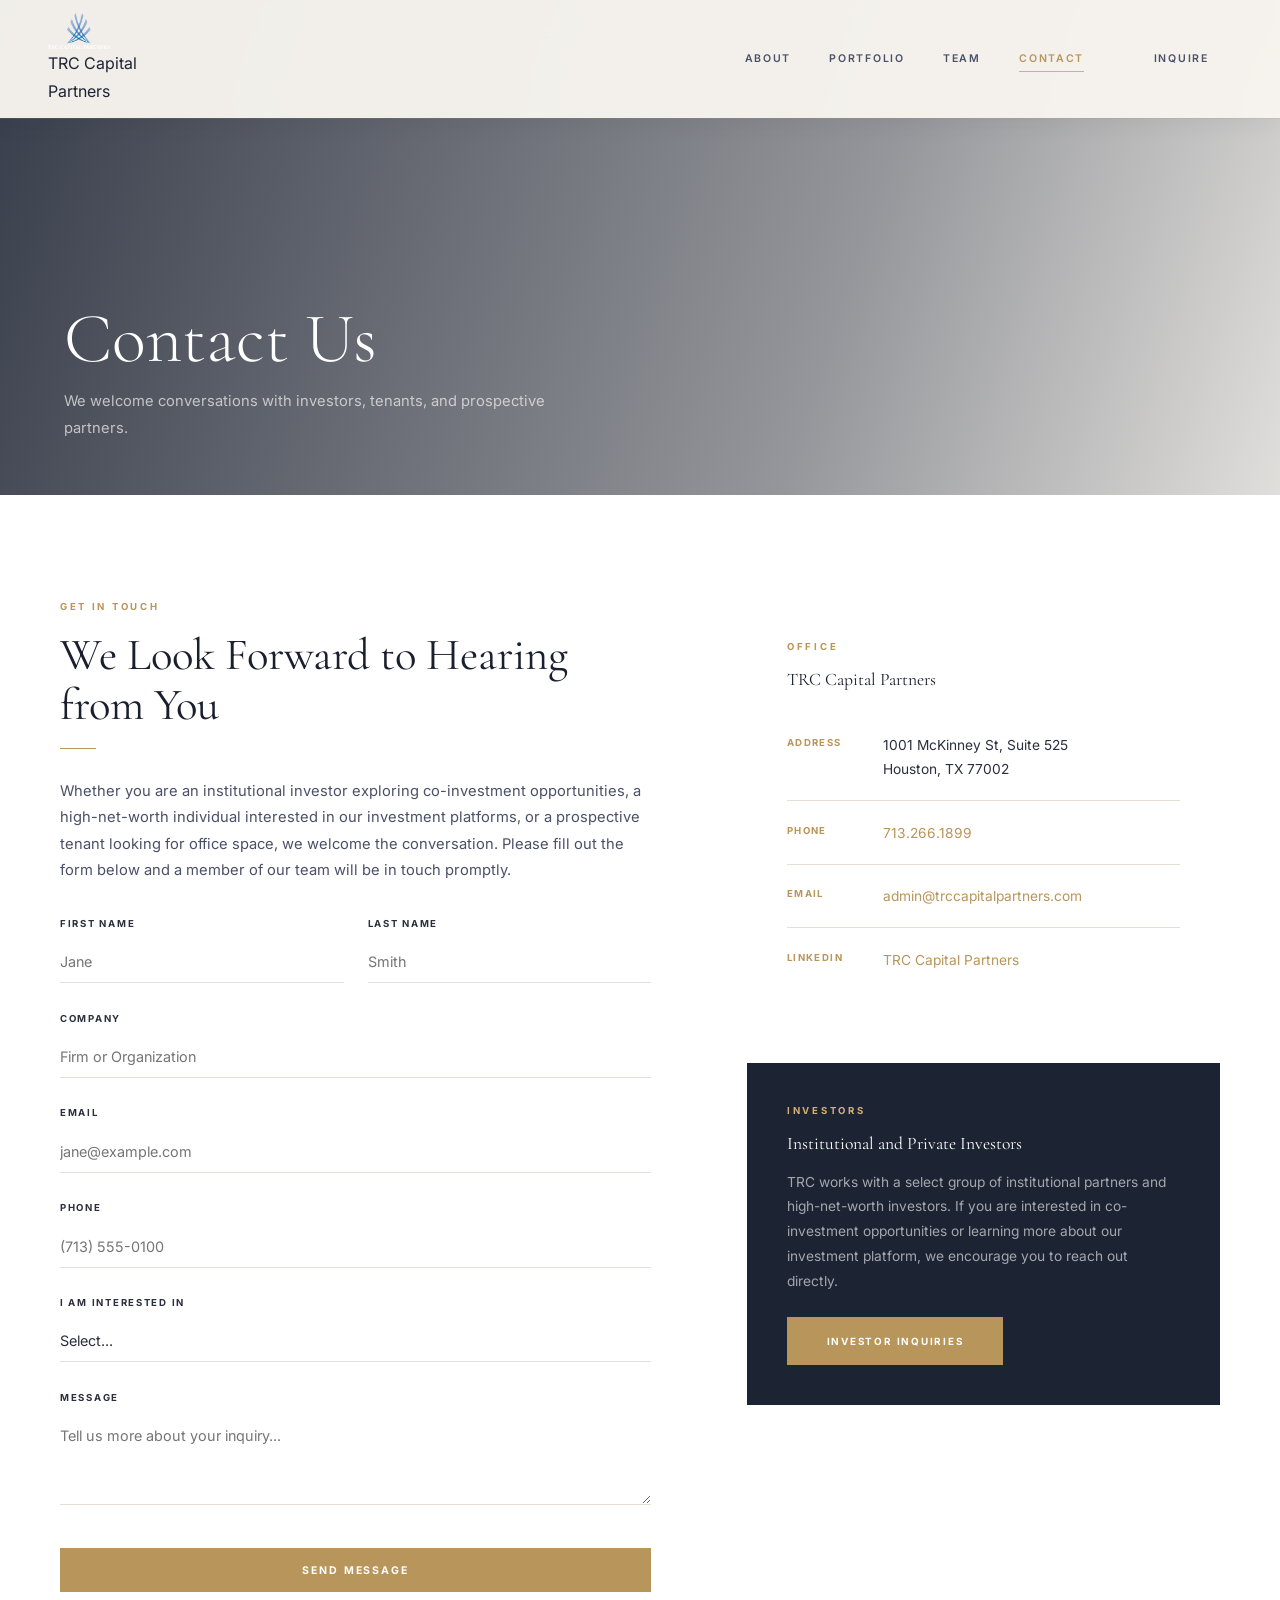
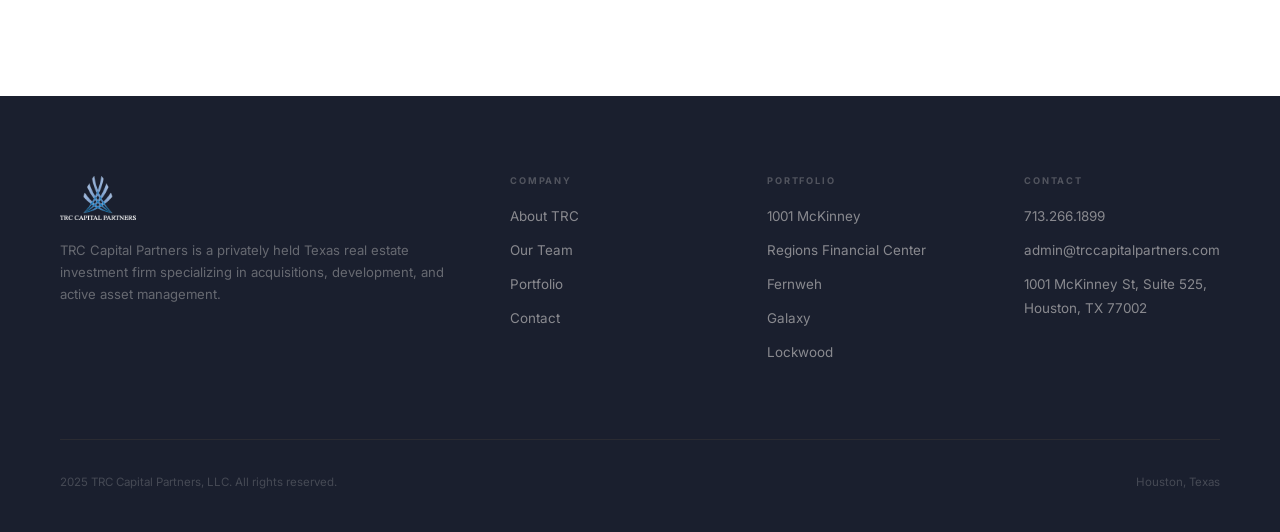
<file: contact.html>
<!DOCTYPE html>
<html lang="en">
<head>
  <meta charset="UTF-8"><meta name="viewport" content="width=device-width, initial-scale=1.0">
  <title>Contact - TRC Capital Partners</title>
  <link rel="preconnect" href="https://fonts.googleapis.com">
  <link rel="preconnect" href="https://fonts.gstatic.com" crossorigin>
  <link href="https://fonts.googleapis.com/css2?family=Cormorant+Garamond:ital,wght@0,300;0,400;0,600;1,300;1,400&family=Inter:wght@300;400;500;600;700&display=swap" rel="stylesheet">
  <link rel="stylesheet" href="style.css">
</head>
<body>

<nav class="nav scrolled" id="nav">
  <a href="index.html" class="nav-logo">
    <img src="trc-logo.webp" alt="TRC Capital Partners">
    <span class="nav-logo-text" style="color:var(--slate);">TRC Capital<br>Partners</span>
  </a>
  <div class="nav-links">
    <a href="about.html">About</a><a href="portfolio.html">Portfolio</a><a href="team.html">Team</a><a href="contact.html" class="active">Contact</a>
    <a href="contact.html" class="btn btn-blue nav-cta" style="padding:0.6rem 1.4rem;">Inquire</a>
  </div>
  <button class="hamburger" id="hamburger" aria-label="Open menu"><span></span><span></span><span></span></button>
</nav>
<div class="mobile-menu" id="mobileMenu">
  <button class="mobile-close" id="mobileClose">x</button>
  <a href="about.html">About</a><a href="portfolio.html">Portfolio</a><a href="team.html">Team</a><a href="contact.html">Contact</a>
</div>

<section class="page-hero">
  <div class="page-hero-bg" style="background-image:url('https://images.unsplash.com/photo-1454165804606-c3d57bc86b40?w=1800&q=80');"></div>
  <div class="page-hero-overlay"></div>
  <div class="page-hero-content">
    <h1>Contact Us</h1>
    <p>We welcome conversations with investors, tenants, and prospective partners.</p>
  </div>
</section>

<section class="section white">
  <div class="container">
    <div class="contact-grid">
      <div>
        <span class="overline">Get in Touch</span>
        <h2>We Look Forward to Hearing from You</h2>
        <span class="rule"></span>
        <p>Whether you are an institutional investor exploring co-investment opportunities, a high-net-worth individual interested in our investment platforms, or a prospective tenant looking for office space, we welcome the conversation. Please fill out the form below and a member of our team will be in touch promptly.</p>

        <form id="contactForm" style="margin-top:2rem;">
          <div class="form-row">
            <div class="form-group"><label>First Name</label><input type="text" required placeholder="Jane"></div>
            <div class="form-group"><label>Last Name</label><input type="text" required placeholder="Smith"></div>
          </div>
          <div class="form-group"><label>Company</label><input type="text" placeholder="Firm or Organization"></div>
          <div class="form-group"><label>Email</label><input type="email" required placeholder="jane@example.com"></div>
          <div class="form-group"><label>Phone</label><input type="tel" placeholder="(713) 555-0100"></div>
          <div class="form-group">
            <label>I am interested in</label>
            <select>
              <option value="">Select...</option>
              <option>Investment Opportunities</option>
              <option>Office Leasing</option>
              <option>Asset Management Partnership</option>
              <option>General Inquiry</option>
            </select>
          </div>
          <div class="form-group"><label>Message</label><textarea placeholder="Tell us more about your inquiry..."></textarea></div>
          <button type="submit" class="btn btn-brass" style="width:100%;margin-top:0.5rem;">Send Message</button>
        </form>

        <div id="formSuccess" style="display:none;margin-top:1.5rem;padding:2rem;border-left:3px solid var(--blue);background:var(--ivory-mid);">
          <h3 style="margin-bottom:0.5rem;font-size:1.2rem;">Thank you for reaching out.</h3>
          <p style="margin:0;">A member of the TRC team will be in touch with you shortly.</p>
        </div>
      </div>

      <div>
        <div style="background:var(--cream);padding:2.5rem;margin-bottom:2rem;">
          <span class="overline">Office</span>
          <h3 style="font-size:1.1rem;margin-bottom:1.5rem;">TRC Capital Partners</h3>
          <div class="contact-detail"><span class="contact-detail-label">Address</span><span>1001 McKinney St, Suite 525<br>Houston, TX 77002</span></div>
          <div class="contact-detail"><span class="contact-detail-label">Phone</span><a href="tel:7132661899" style="color:var(--brass);">713.266.1899</a></div>
          <div class="contact-detail"><span class="contact-detail-label">Email</span><a href="mailto:admin@trccapitalpartners.com" style="color:var(--brass);">admin@trccapitalpartners.com</a></div>
          <div class="contact-detail" style="border:none;"><span class="contact-detail-label">LinkedIn</span><a href="https://www.linkedin.com/company/trccapitalpartners/" target="_blank" style="color:var(--brass);">TRC Capital Partners</a></div>
        </div>

        <div style="background:var(--slate);padding:2.5rem;">
          <span class="overline" style="color:var(--brass-light);">Investors</span>
          <h3 style="color:var(--white);font-size:1.1rem;margin-bottom:1rem;">Institutional and Private Investors</h3>
          <p style="color:rgba(255,255,255,0.6);font-size:0.86rem;margin-bottom:1.5rem;">TRC works with a select group of institutional partners and high-net-worth investors. If you are interested in co-investment opportunities or learning more about our investment platform, we encourage you to reach out directly.</p>
          <a href="mailto:admin@trccapitalpartners.com" class="btn btn-brass" style="font-size:0.62rem;">Investor Inquiries</a>
        </div>
      </div>
    </div>
  </div>
</section>

<footer class="footer">
  <div class="container">
    <div class="footer-inner">
      <div class="footer-brand"><img src="trc-logo.webp" alt="TRC Capital Partners"><p>TRC Capital Partners is a privately held Texas real estate investment firm specializing in acquisitions, development, and active asset management.</p></div>
      <div class="footer-col"><h4>Company</h4><a href="about.html">About TRC</a><a href="team.html">Our Team</a><a href="portfolio.html">Portfolio</a><a href="contact.html">Contact</a></div>
      <div class="footer-col"><h4>Portfolio</h4><a href="portfolio.html">1001 McKinney</a><a href="portfolio.html">Regions Financial Center</a><a href="portfolio.html">Fernweh</a><a href="portfolio.html">Galaxy</a><a href="portfolio.html">Lockwood</a></div>
      <div class="footer-col"><h4>Contact</h4><a href="tel:7132661899">713.266.1899</a><a href="mailto:admin@trccapitalpartners.com">admin@trccapitalpartners.com</a><a>1001 McKinney St, Suite 525, Houston, TX 77002</a></div>
    </div>
    <div class="footer-bottom"><span>2025 TRC Capital Partners, LLC. All rights reserved.</span><span>Houston, Texas</span></div>
  </div>
</footer>

<script>
  document.getElementById('hamburger').addEventListener('click', () => document.getElementById('mobileMenu').classList.add('open'));
  document.getElementById('mobileClose').addEventListener('click', () => document.getElementById('mobileMenu').classList.remove('open'));
  document.getElementById('contactForm').addEventListener('submit', e => {
    e.preventDefault();
    document.getElementById('contactForm').style.display = 'none';
    document.getElementById('formSuccess').style.display = 'block';
  });
</script>
</body>
</html>
</file>
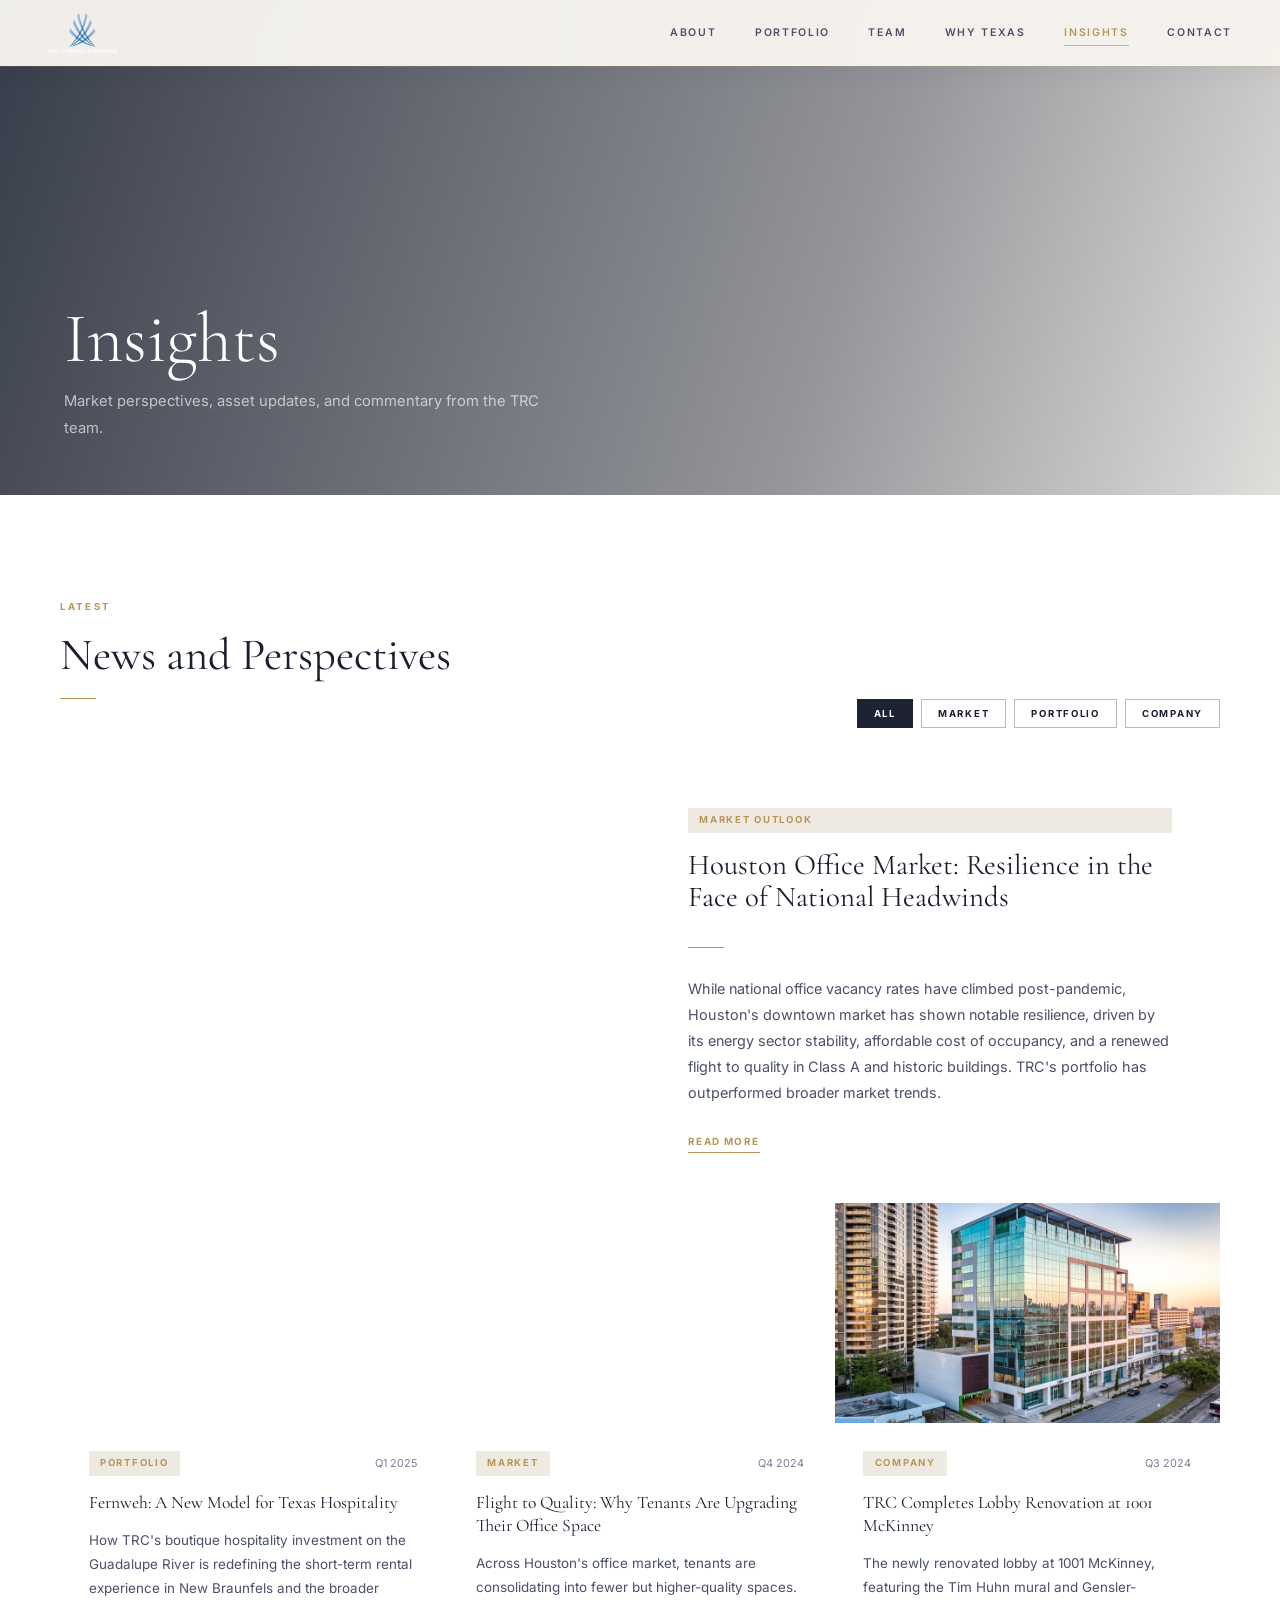
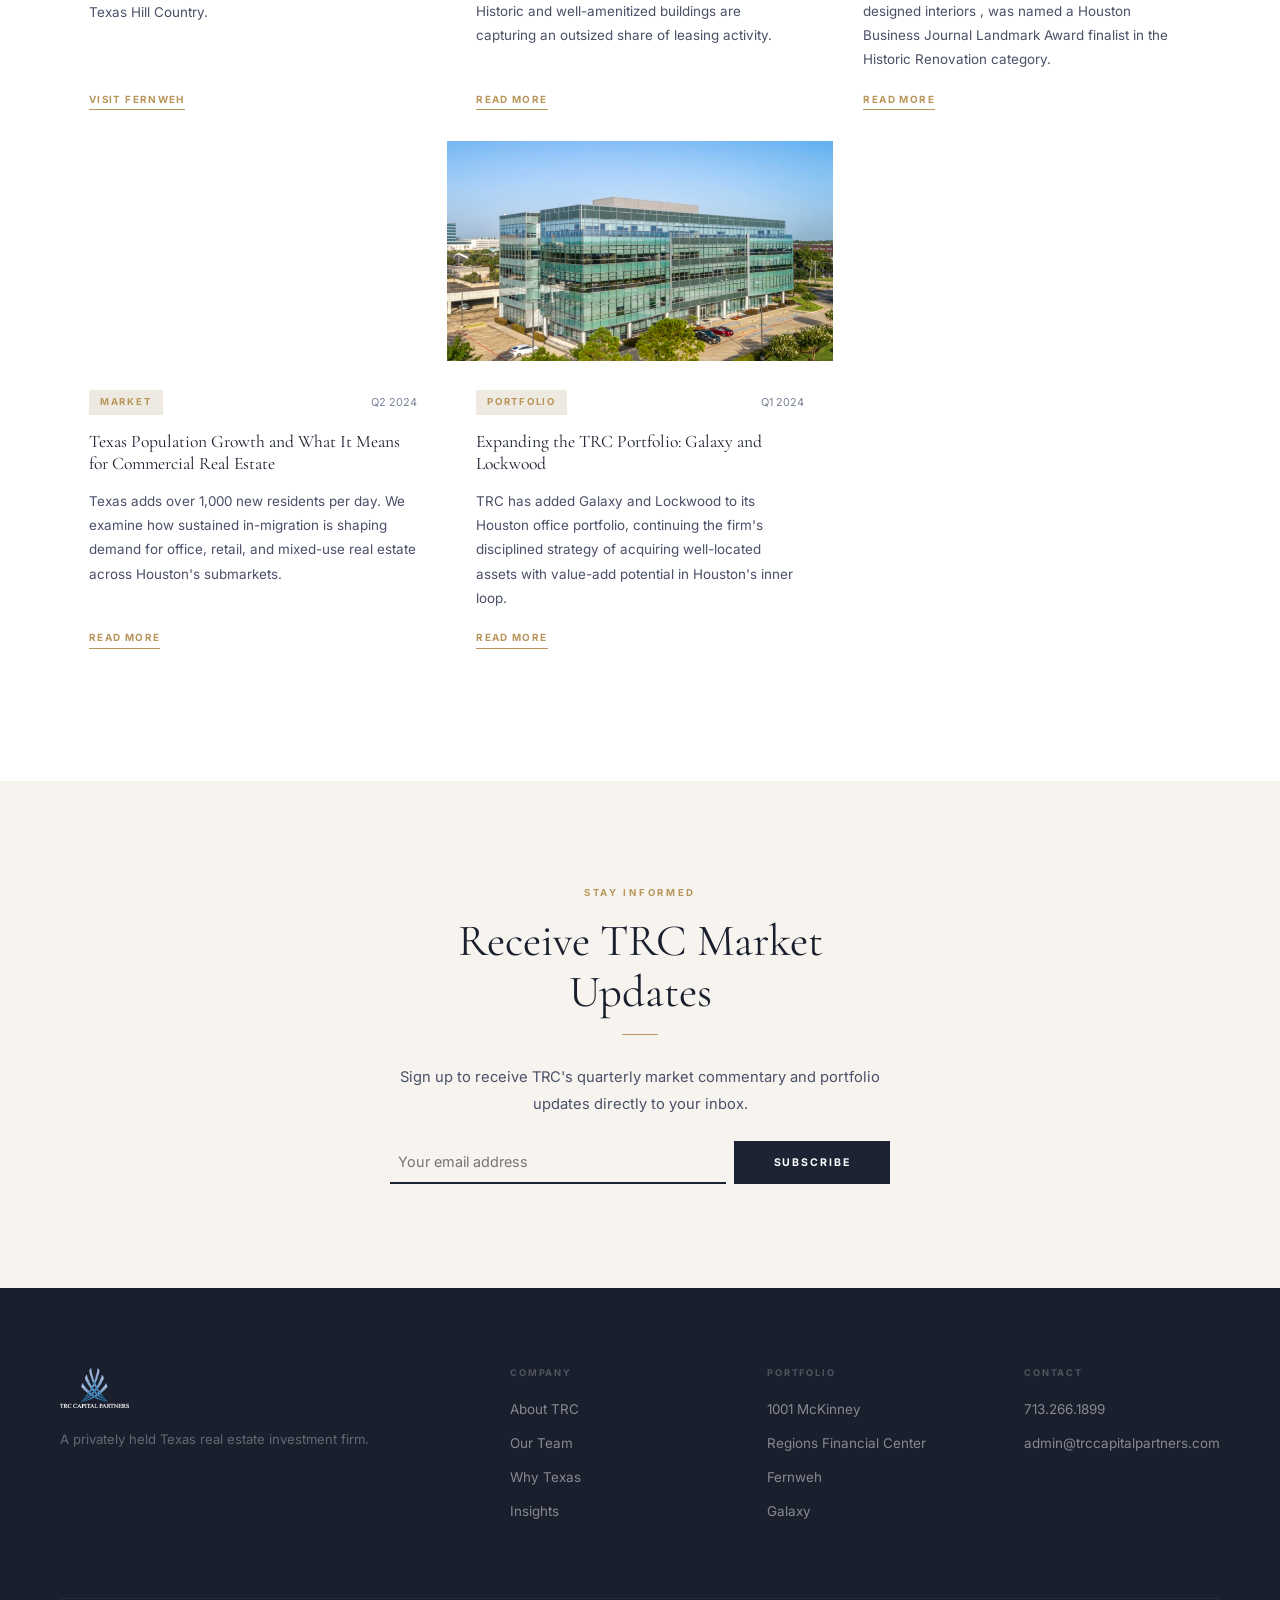
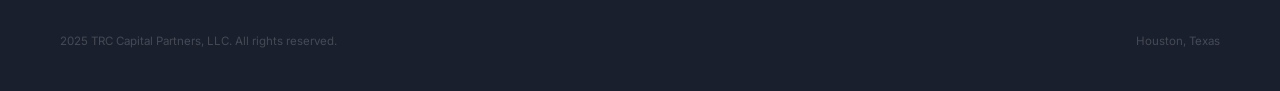
<file: insights.html>
<!DOCTYPE html>
<html lang="en">
<head>
  <meta charset="UTF-8"><meta name="viewport" content="width=device-width, initial-scale=1.0">
  <title>Insights - TRC Capital Partners</title>
  <link rel="preconnect" href="https://fonts.googleapis.com">
  <link rel="preconnect" href="https://fonts.gstatic.com" crossorigin>
  <link href="https://fonts.googleapis.com/css2?family=Cormorant+Garamond:ital,wght@0,300;0,400;0,600;1,300;1,400&family=Inter:wght@300;400;500;600;700&display=swap" rel="stylesheet">
  <link rel="stylesheet" href="style.css">
  <style>
    /* =====================================================
       HOW TO ADD A NEW INSIGHT POST:
       Copy one .insight-card div below and paste it at
       the TOP of .insights-grid (newest first).
       Update: category, date, title, excerpt, and link.
       For the image: add a real URL or use a placeholder.
       ===================================================== */
    .insights-grid { display:grid; grid-template-columns:repeat(3,1fr); gap:2px; background:var(--gray); }
    .insight-card {
      background:var(--white);
      display:flex; flex-direction:column;
      opacity:0; transform:translateY(14px);
      transition:opacity 0.55s ease, transform 0.55s ease;
    }
    .insight-card.visible { opacity:1; transform:translateY(0); }
    .insight-card-img { width:100%; height:220px; object-fit:cover; background:var(--gray-light); background-size:cover; background-position:center; }
    .insight-card-body { padding:1.8rem; flex:1; display:flex; flex-direction:column; }
    .insight-meta { display:flex; justify-content:space-between; align-items:center; margin-bottom:1rem; }
    .insight-cat { font-size:0.6rem; font-weight:700; letter-spacing:0.18em; text-transform:uppercase; color:var(--brass); background:var(--ivory-mid); padding:0.25rem 0.7rem; }
    .insight-date { font-size:0.68rem; color:var(--text-light); }
    .insight-card h3 { font-size:1.1rem; margin-bottom:0.8rem; line-height:1.3; }
    .insight-card p { font-size:0.84rem; color:var(--text-mid); flex:1; margin:0 0 1.2rem; }
    .insight-link { font-size:0.62rem; font-weight:700; letter-spacing:0.14em; text-transform:uppercase; color:var(--brass); border-bottom:1px solid currentColor; padding-bottom:1px; align-self:flex-start; transition:opacity 0.2s; }
    .insight-link:hover { opacity:0.65; }
    .insight-featured {
      grid-column:1/-1;
      display:grid;
      grid-template-columns:1fr 1fr;
      background:var(--white);
    }
    .insight-featured-img { background-size:cover; background-position:center; min-height:360px; }
    .insight-featured-body { padding:3rem; display:flex; flex-direction:column; justify-content:center; }
    .insight-featured-body h2 { font-size:1.8rem; margin-bottom:1rem; }
    @media(max-width:900px){ .insights-grid { grid-template-columns:1fr; } .insight-featured { grid-template-columns:1fr; } .insight-featured-img { min-height:240px; } }
  </style>
</head>
<body>

<nav class="nav scrolled" id="nav">
  <a href="index.html" class="nav-logo"><img src="trc-logo.webp" alt="TRC Capital Partners" style="height:40px;width:auto;"></a>
  <div class="nav-links">
    <a href="about.html">About</a><a href="portfolio.html">Portfolio</a><a href="team.html">Team</a>
    <a href="why-texas.html">Why Texas</a><a href="insights.html" class="active">Insights</a><a href="contact.html">Contact</a>
    
  </div>
  <button class="hamburger" id="hamburger" aria-label="Open menu"><span></span><span></span><span></span></button>
</nav>
<div class="mobile-menu" id="mobileMenu">
  <button class="mobile-close" id="mobileMenu">x</button>
  <button class="mobile-close" id="mobileClose">x</button>
  <a href="about.html">About</a><a href="portfolio.html">Portfolio</a><a href="team.html">Team</a>
  <a href="why-texas.html">Why Texas</a><a href="insights.html">Insights</a><a href="contact.html">Contact</a>
</div>

<section class="page-hero">
  <div class="page-hero-bg" style="background-image:url('https://images.unsplash.com/photo-1454165804606-c3d57bc86b40?w=1800&q=80');"></div>
  <div class="page-hero-overlay"></div>
  <div class="page-hero-content">
    <h1>Insights</h1>
    <p>Market perspectives, asset updates, and commentary from the TRC team.</p>
  </div>
</section>

<section class="section white">
  <div class="container">
    <div class="section-header" style="display:flex;align-items:flex-end;justify-content:space-between;flex-wrap:wrap;gap:1rem;margin-bottom:2rem;">
      <div>
        <span class="overline">Latest</span>
        <h2>News and Perspectives</h2>
        <span class="rule"></span>
      </div>
      <!-- Filter buttons - update these as needed -->
      <div style="display:flex;gap:0.5rem;flex-wrap:wrap;">
        <button onclick="filterPosts('all')" class="btn btn-slate" style="padding:0.5rem 1rem;font-size:0.6rem;" id="filter-all">All</button>
        <button onclick="filterPosts('market')" class="btn btn-outline" style="padding:0.5rem 1rem;font-size:0.6rem;" id="filter-market">Market</button>
        <button onclick="filterPosts('portfolio')" class="btn btn-outline" style="padding:0.5rem 1rem;font-size:0.6rem;" id="filter-portfolio">Portfolio</button>
        <button onclick="filterPosts('company')" class="btn btn-outline" style="padding:0.5rem 1rem;font-size:0.6rem;" id="filter-company">Company</button>
      </div>
    </div>

    <!-- ================================================
         INSIGHT POSTS -- ADD NEW ONES AT THE TOP
         Copy a card, paste above the first card,
         update content. Newest posts appear first.
         ================================================ -->
    <div class="insights-grid" id="insightsGrid">

      <!-- FEATURED POST (spans full width) -->
      <div class="insight-card insight-featured" data-category="market">
        <div class="insight-featured-img" style="background-image:url('https://images.unsplash.com/photo-1486325212027-8081e485255e?w=1000&q=80');"></div>
        <div class="insight-featured-body">
          <span style="font-size:0.6rem;font-weight:700;letter-spacing:0.18em;text-transform:uppercase;color:var(--brass);background:var(--ivory-mid);padding:0.25rem 0.7rem;display:inline-block;margin-bottom:1rem;">Market Outlook</span>
          <h2>Houston Office Market: Resilience in the Face of National Headwinds</h2>
          <span class="rule"></span>
          <p style="font-size:0.9rem;color:var(--text-mid);">While national office vacancy rates have climbed post-pandemic, Houston's downtown market has shown notable resilience, driven by its energy sector stability, affordable cost of occupancy, and a renewed flight to quality in Class A and historic buildings. TRC's portfolio has outperformed broader market trends.</p>
          <a href="#" class="insight-link" style="margin-top:0.5rem;">Read More</a>
        </div>
      </div>

      <!-- POST 2 -->
      <div class="insight-card" data-category="portfolio">
        <div class="insight-card-img" style="background-image:url('https://images.unsplash.com/photo-1571896349842-33c89424de2d?w=600&q=80');"></div>
        <div class="insight-card-body">
          <div class="insight-meta">
            <span class="insight-cat">Portfolio</span>
            <span class="insight-date">Q1 2025</span>
          </div>
          <h3>Fernweh: A New Model for Texas Hospitality</h3>
          <p>How TRC's boutique hospitality investment on the Guadalupe River is redefining the short-term rental experience in New Braunfels and the broader Texas Hill Country.</p>
          <a href="https://www.stayfernweh.com" target="_blank" class="insight-link">Visit Fernweh</a>
        </div>
      </div>

      <!-- POST 3 -->
      <div class="insight-card" data-category="market">
        <div class="insight-card-img" style="background-image:url('https://images.unsplash.com/photo-1560472354-b33ff0c44a43?w=600&q=80');"></div>
        <div class="insight-card-body">
          <div class="insight-meta">
            <span class="insight-cat">Market</span>
            <span class="insight-date">Q4 2024</span>
          </div>
          <h3>Flight to Quality: Why Tenants Are Upgrading Their Office Space</h3>
          <p>Across Houston's office market, tenants are consolidating into fewer but higher-quality spaces. Historic and well-amenitized buildings are capturing an outsized share of leasing activity.</p>
          <a href="#" class="insight-link">Read More</a>
        </div>
      </div>

      <!-- POST 4 -->
      <div class="insight-card" data-category="company">
        <div class="insight-card-img" style="background-image:url('regions.jpg');"></div>
        <div class="insight-card-body">
          <div class="insight-meta">
            <span class="insight-cat">Company</span>
            <span class="insight-date">Q3 2024</span>
          </div>
          <h3>TRC Completes Lobby Renovation at 1001 McKinney</h3>
          <p>The newly renovated lobby at 1001 McKinney, featuring the Tim Huhn mural and Gensler-designed interiors , was named a Houston Business Journal Landmark Award finalist in the Historic Renovation category.</p>
          <a href="#" class="insight-link">Read More</a>
        </div>
      </div>

      <!-- POST 5 -->
      <div class="insight-card" data-category="market">
        <div class="insight-card-img" style="background-image:url('https://images.unsplash.com/photo-1531218150217-54595bc2b934?w=600&q=80');"></div>
        <div class="insight-card-body">
          <div class="insight-meta">
            <span class="insight-cat">Market</span>
            <span class="insight-date">Q2 2024</span>
          </div>
          <h3>Texas Population Growth and What It Means for Commercial Real Estate</h3>
          <p>Texas adds over 1,000 new residents per day. We examine how sustained in-migration is shaping demand for office, retail, and mixed-use real estate across Houston's submarkets.</p>
          <a href="#" class="insight-link">Read More</a>
        </div>
      </div>

      <!-- POST 6 -->
      <div class="insight-card" data-category="portfolio">
        <div class="insight-card-img" style="background-image:url('galaxy.jpg');"></div>
        <div class="insight-card-body">
          <div class="insight-meta">
            <span class="insight-cat">Portfolio</span>
            <span class="insight-date">Q1 2024</span>
          </div>
          <h3>Expanding the TRC Portfolio: Galaxy and Lockwood</h3>
          <p>TRC has added Galaxy and Lockwood to its Houston office portfolio, continuing the firm's disciplined strategy of acquiring well-located assets with value-add potential in Houston's inner loop.</p>
          <a href="#" class="insight-link">Read More</a>
        </div>
      </div>

    </div>
  </div>
</section>

<section class="section cream" style="text-align:center;">
  <div class="container" style="max-width:580px;">
    <span class="overline">Stay Informed</span>
    <h2>Receive TRC Market Updates</h2>
    <span class="rule centered"></span>
    <p>Sign up to receive TRC's quarterly market commentary and portfolio updates directly to your inbox.</p>
    <form style="display:flex;gap:0.5rem;margin-top:1.5rem;flex-wrap:wrap;justify-content:center;" onsubmit="event.preventDefault();this.innerHTML='<p style=color:var(--brass);font-weight:600;>Thank you. We will be in touch.</p>';">
      <input type="email" required placeholder="Your email address" style="flex:1;min-width:220px;border:none;border-bottom:2px solid var(--slate);padding:0.7rem 0.5rem;font-family:var(--font-body);font-size:0.9rem;outline:none;background:transparent;">
      <button type="submit" class="btn btn-slate">Subscribe</button>
    </form>
  </div>
</section>

<footer class="footer">
  <div class="container">
    <div class="footer-inner">
      <div class="footer-brand"><img src="trc-logo.webp" alt="TRC Capital Partners" style="height:40px;width:auto;margin-bottom:1.2rem;"><p>A privately held Texas real estate investment firm.</p></div>
      <div class="footer-col"><h4>Company</h4><a href="about.html">About TRC</a><a href="team.html">Our Team</a><a href="why-texas.html">Why Texas</a><a href="insights.html">Insights</a></div>
      <div class="footer-col"><h4>Portfolio</h4><a href="portfolio.html">1001 McKinney</a><a href="portfolio.html">Regions Financial Center</a><a href="portfolio.html">Fernweh</a><a href="portfolio.html">Galaxy</a></div>
      <div class="footer-col"><h4>Contact</h4><a href="tel:7132661899">713.266.1899</a><a href="mailto:admin@trccapitalpartners.com">admin@trccapitalpartners.com</a></div>
    </div>
    <div class="footer-bottom"><span>2025 TRC Capital Partners, LLC. All rights reserved.</span><span>Houston, Texas</span></div>
  </div>
</footer>

<script>
  document.getElementById('hamburger').addEventListener('click', () => document.getElementById('mobileMenu').classList.add('open'));
  document.getElementById('mobileClose').addEventListener('click', () => document.getElementById('mobileMenu').classList.remove('open'));

  function filterPosts(cat) {
    const cards = document.querySelectorAll('.insight-card');
    const btns = document.querySelectorAll('[id^="filter-"]');
    btns.forEach(b => { b.className = 'btn btn-outline'; b.style.padding='0.5rem 1rem'; b.style.fontSize='0.6rem'; });
    document.getElementById('filter-'+cat).className = 'btn btn-navy';
    cards.forEach(c => {
      if(cat === 'all' || c.dataset.category === cat) { c.style.display=''; } else { c.style.display='none'; }
    });
  }

  const obs = new IntersectionObserver(e => e.forEach(x => { if(x.isIntersecting) x.target.classList.add('visible'); }), {threshold:0.05});
  document.querySelectorAll('.insight-card').forEach(el => obs.observe(el));
</script>
</body>
</html>
</file>
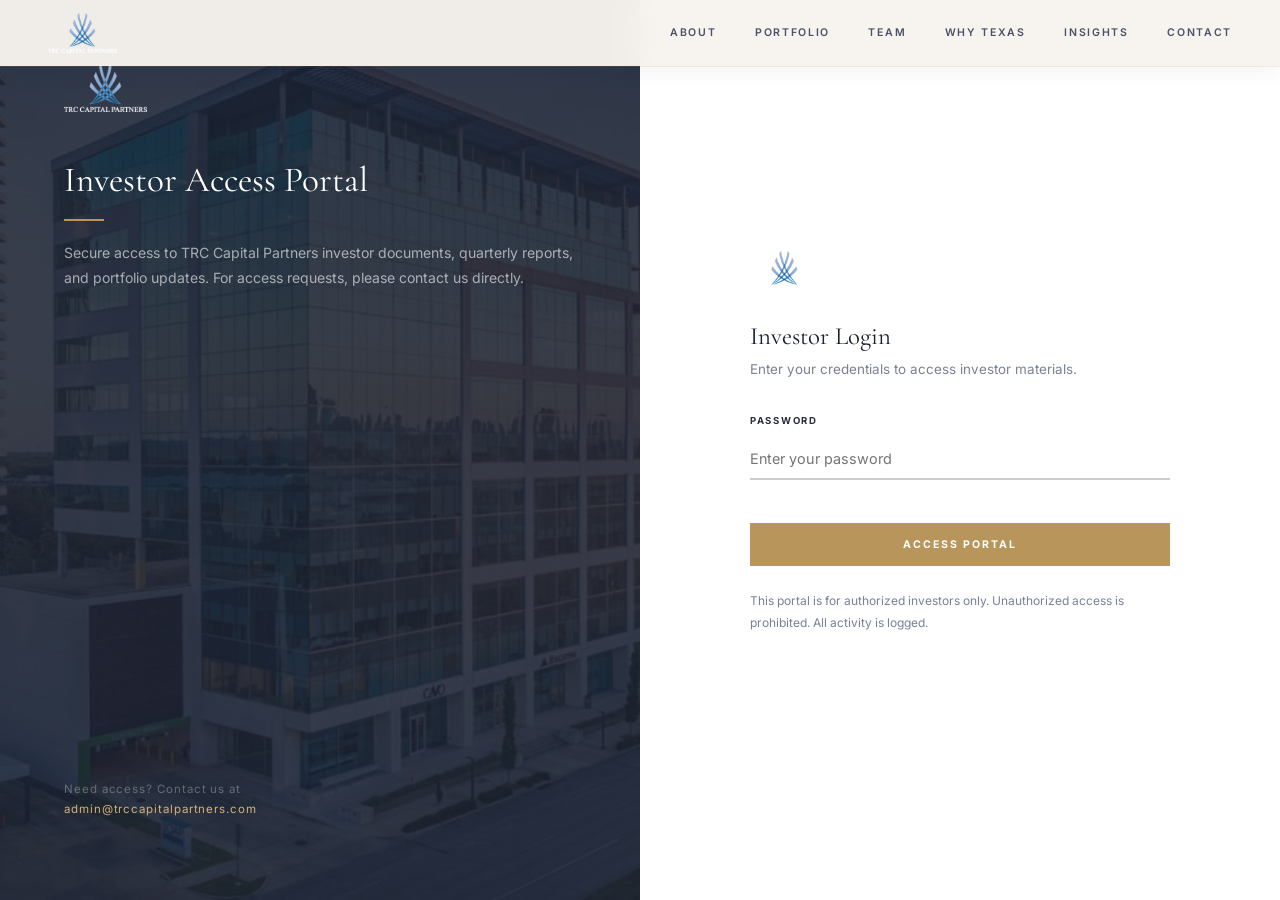
<file: investors.html>
<!DOCTYPE html>
<html lang="en">
<head>
  <meta charset="UTF-8"><meta name="viewport" content="width=device-width, initial-scale=1.0">
  <title>Investor Access - TRC Capital Partners</title>
  <link rel="preconnect" href="https://fonts.googleapis.com">
  <link rel="preconnect" href="https://fonts.gstatic.com" crossorigin>
  <link href="https://fonts.googleapis.com/css2?family=Cormorant+Garamond:ital,wght@0,300;0,400;0,600;1,300;1,400&family=Inter:wght@300;400;500;600;700&display=swap" rel="stylesheet">
  <link rel="stylesheet" href="style.css">
  <style>
    .login-page { min-height:100vh; display:grid; grid-template-columns:1fr 1fr; }
    .login-left {
      background:var(--slate);
      display:flex; flex-direction:column;
      justify-content:space-between;
      padding:4rem;
      position:relative; overflow:hidden;
    }
    .login-left::before {
      content:'';
      position:absolute; inset:0;
      background:url('regions.jpg') center/cover no-repeat;
      opacity:0.12;
    }
    .login-left-content { position:relative; z-index:2; }
    .login-left h2 { color:var(--white); font-size:2.2rem; margin-bottom:1rem; }
    .login-left p { color:rgba(255,255,255,0.6); font-size:0.88rem; }
    .login-divider { width:40px; height:2px; background:var(--brass); margin:1.2rem 0; }
    .login-right {
      background:var(--white);
      display:flex; align-items:center; justify-content:center;
      padding:4rem;
    }
    .login-box { width:100%; max-width:420px; }
    .login-box h3 { margin-bottom:0.4rem; }
    .login-box .sub { font-size:0.84rem; color:var(--text-light); margin-bottom:2rem; }
    .login-error { display:none; color:#a33; font-size:0.82rem; margin-bottom:1rem; }

    .portal-content { display:none; }
    .portal-content.unlocked { display:block; }

    .doc-grid { display:grid; grid-template-columns:repeat(2,1fr); gap:1.2rem; margin-top:2rem; }
    .doc-item {
      display:flex; align-items:center; gap:1rem;
      padding:1.2rem 1.5rem;
      background:var(--cream);
      border:1px solid var(--border);
      font-size:0.82rem; font-weight:500; color:var(--text);
      cursor:pointer;
      transition:background 0.25s, border-color 0.25s;
    }
    .doc-item:hover { background:var(--brass); color:var(--white); border-color:var(--brass); }
    .doc-icon-svg { width:18px; height:18px; opacity:0.5; flex-shrink:0; }
    .doc-item:hover .doc-icon-svg { opacity:1; filter:brightness(10); }

    @media(max-width:768px) {
      .login-page { grid-template-columns:1fr; }
      .login-left { display:none; }
      .login-right { padding:3rem 2rem; min-height:100vh; }
      .doc-grid { grid-template-columns:1fr; }
    }
  </style>
</head>
<body>

<nav class="nav scrolled" id="nav">
  <a href="index.html" class="nav-logo"><img src="trc-logo.webp" alt="TRC Capital Partners" style="height:40px;width:auto;"></a>
  <div class="nav-links">
    <a href="about.html">About</a><a href="portfolio.html">Portfolio</a><a href="team.html">Team</a>
    <a href="why-texas.html">Why Texas</a><a href="insights.html">Insights</a><a href="contact.html">Contact</a>
  </div>
  <button class="hamburger" id="hamburger" aria-label="Open menu"><span></span><span></span><span></span></button>
</nav>
<div class="mobile-menu" id="mobileMenu">
  <button class="mobile-close" id="mobileClose">x</button>
  <a href="about.html">About</a><a href="portfolio.html">Portfolio</a><a href="team.html">Team</a>
  <a href="why-texas.html">Why Texas</a><a href="insights.html">Insights</a><a href="contact.html">Contact</a>
</div>

<!-- LOGIN GATE -->
<div id="loginGate">
  <div class="login-page">
    <div class="login-left">
      <div class="login-left-content">
        <img src="trc-logo.webp" alt="TRC Capital Partners" style="height:48px;width:auto;margin-bottom:3rem;">
        <h2>Investor Access Portal</h2>
        <div class="login-divider"></div>
        <p>Secure access to TRC Capital Partners investor documents, quarterly reports, and portfolio updates. For access requests, please contact us directly.</p>
      </div>
      <div style="position:relative;z-index:2;">
        <p style="font-size:0.72rem;color:rgba(255,255,255,0.3);letter-spacing:0.08em;">Need access? Contact us at<br><a href="mailto:admin@trccapitalpartners.com" style="color:var(--brass-light);">admin@trccapitalpartners.com</a></p>
      </div>
    </div>
    <div class="login-right">
      <div class="login-box">
        <img src="trc-logo.webp" alt="TRC Capital Partners" style="height:40px;width:auto;margin-bottom:2rem;">
        <h3>Investor Login</h3>
        <p class="sub">Enter your credentials to access investor materials.</p>
        <p class="login-error" id="loginError">Incorrect password. Please try again or contact admin@trccapitalpartners.com.</p>
        <div class="form-group">
          <label>Password</label>
          <input type="password" id="investorPassword" placeholder="Enter your password" style="width:100%;border:none;border-bottom:2px solid #ccc;padding:0.7rem 0;font-family:var(--font-body);font-size:0.9rem;outline:none;background:transparent;transition:border-color 0.25s;">
        </div>
        <button onclick="checkInvestorLogin()" class="btn btn-brass" style="width:100%;margin-top:1rem;">Access Portal</button>
        <p style="margin-top:1.5rem;font-size:0.75rem;color:var(--text-light);">This portal is for authorized investors only. Unauthorized access is prohibited. All activity is logged.</p>
      </div>
    </div>
  </div>
</div>

<!-- PORTAL CONTENT (shown after login) -->
<div class="portal-content" id="portalContent">
  <section class="section white" style="padding-top:8rem;">
    <div class="container">
      <div class="section-header" style="display:flex;align-items:flex-end;justify-content:space-between;flex-wrap:wrap;gap:1rem;">
        <div>
          <span class="overline">Investor Portal</span>
          <h2>Welcome</h2>
          <span class="rule"></span>
          <p style="max-width:600px;">Below you will find TRC Capital Partners investor documents, quarterly updates, and portfolio materials. For questions, contact Kellie Jenks or Steve Lerner directly.</p>
        </div>
        <button onclick="logout()" class="btn btn-outline" style="font-size:0.62rem;">Sign Out</button>
      </div>

      <!-- DOCUMENTS - ADD NEW DOCS BY COPYING A .doc-item -->
      <div class="doc-grid">
        <a href="#" class="doc-item">
          <svg class="doc-icon-svg" viewBox="0 0 24 24" fill="none" stroke="currentColor" stroke-width="1.5"><path d="M14 2H6a2 2 0 00-2 2v16a2 2 0 002 2h12a2 2 0 002-2V8z"/><polyline points="14 2 14 8 20 8"/></svg>
          Q1 2025 Investor Update
        </a>
        <a href="#" class="doc-item">
          <svg class="doc-icon-svg" viewBox="0 0 24 24" fill="none" stroke="currentColor" stroke-width="1.5"><path d="M14 2H6a2 2 0 00-2 2v16a2 2 0 002 2h12a2 2 0 002-2V8z"/><polyline points="14 2 14 8 20 8"/></svg>
          2024 Annual Report
        </a>
        <a href="#" class="doc-item">
          <svg class="doc-icon-svg" viewBox="0 0 24 24" fill="none" stroke="currentColor" stroke-width="1.5"><path d="M14 2H6a2 2 0 00-2 2v16a2 2 0 002 2h12a2 2 0 002-2V8z"/><polyline points="14 2 14 8 20 8"/></svg>
          Portfolio Summary, Q1 2025
        </a>
        <a href="#" class="doc-item">
          <svg class="doc-icon-svg" viewBox="0 0 24 24" fill="none" stroke="currentColor" stroke-width="1.5"><path d="M14 2H6a2 2 0 00-2 2v16a2 2 0 002 2h12a2 2 0 002-2V8z"/><polyline points="14 2 14 8 20 8"/></svg>
          1001 McKinney Asset Update
        </a>
        <a href="#" class="doc-item">
          <svg class="doc-icon-svg" viewBox="0 0 24 24" fill="none" stroke="currentColor" stroke-width="1.5"><path d="M14 2H6a2 2 0 00-2 2v16a2 2 0 002 2h12a2 2 0 002-2"/><polyline points="14 2 14 8 20 8"/></svg>
          Regions Financial Center Asset Update
        </a>
        <a href="#" class="doc-item">
          <svg class="doc-icon-svg" viewBox="0 0 24 24" fill="none" stroke="currentColor" stroke-width="1.5"><path d="M14 2H6a2 2 0 00-2 2v16a2 2 0 002 2h12a2 2 0 002-2V8z"/><polyline points="14 2 14 8 20 8"/></svg>
          Fernweh Asset Update
        </a>
      </div>

      <div style="margin-top:4rem;padding:2.5rem;background:var(--ivory-mid);border-left:3px solid var(--blue);">
        <span class="overline">Direct Contact</span>
        <h3 style="margin-bottom:1rem;font-size:1.1rem;">Questions? Contact the Team Directly</h3>
        <div style="display:grid;grid-template-columns:repeat(auto-fit,minmax(200px,1fr));gap:1.5rem;">
          <div><strong style="display:block;margin-bottom:0.3rem;">Steve Lerner</strong><span style="font-size:0.72rem;text-transform:uppercase;letter-spacing:0.1em;color:var(--brass);display:block;margin-bottom:0.5rem;">CEO</span><a href="mailto:admin@trccapitalpartners.com" style="font-size:0.84rem;color:var(--brass);">admin@trccapitalpartners.com</a></div>
          <div><strong style="display:block;margin-bottom:0.3rem;">Kellie Jenks</strong><span style="font-size:0.72rem;text-transform:uppercase;letter-spacing:0.1em;color:var(--brass);display:block;margin-bottom:0.5rem;">President</span><a href="mailto:admin@trccapitalpartners.com" style="font-size:0.84rem;color:var(--brass);">admin@trccapitalpartners.com</a></div>
          <div><strong style="display:block;margin-bottom:0.3rem;">Main Office</strong><span style="font-size:0.72rem;text-transform:uppercase;letter-spacing:0.1em;color:var(--brass);display:block;margin-bottom:0.5rem;">Houston, TX</span><a href="tel:7132661899" style="font-size:0.84rem;color:var(--brass);">713.266.1899</a></div>
        </div>
      </div>
    </div>
  </section>

  <footer class="footer">
    <div class="container">
      <div class="footer-inner">
        <div class="footer-brand"><img src="trc-logo.webp" alt="TRC Capital Partners" style="height:40px;width:auto;margin-bottom:1.2rem;"><p>A privately held Texas real estate investment firm.</p></div>
        <div class="footer-col"><h4>Company</h4><a href="about.html">About TRC</a><a href="team.html">Our Team</a><a href="why-texas.html">Why Texas</a><a href="insights.html">Insights</a></div>
        <div class="footer-col"><h4>Portfolio</h4><a href="portfolio.html">1001 McKinney</a><a href="portfolio.html">Regions Financial Center</a><a href="portfolio.html">Fernweh</a></div>
        <div class="footer-col"><h4>Contact</h4><a href="tel:7132661899">713.266.1899</a><a href="mailto:admin@trccapitalpartners.com">admin@trccapitalpartners.com</a></div>
      </div>
      <div class="footer-bottom"><span>2025 TRC Capital Partners, LLC. All rights reserved.</span><span>Houston, Texas</span></div>
    </div>
  </footer>
</div>

<script>
  document.getElementById('hamburger').addEventListener('click', () => document.getElementById('mobileMenu').classList.add('open'));
  document.getElementById('mobileClose').addEventListener('click', () => document.getElementById('mobileMenu').classList.remove('open'));

  document.getElementById('investorPassword').addEventListener('keypress', e => { if(e.key==='Enter') checkInvestorLogin(); });

  function checkInvestorLogin() {
    // TO CHANGE THE INVESTOR PASSWORD: update the string below
    const password = 'TRC2025Investor';
    if (document.getElementById('investorPassword').value === password) {
      document.getElementById('loginGate').style.display = 'none';
      document.getElementById('portalContent').classList.add('unlocked');
      sessionStorage.setItem('trc_investor', '1');
    } else {
      document.getElementById('loginError').style.display = 'block';
    }
  }

  function logout() {
    sessionStorage.removeItem('trc_investor');
    document.getElementById('loginGate').style.display = 'block';
    document.getElementById('portalContent').classList.remove('unlocked');
    document.getElementById('investorPassword').value = '';
  }

  // Persist login within session
  if (sessionStorage.getItem('trc_investor')) {
    document.getElementById('loginGate').style.display = 'none';
    document.getElementById('portalContent').classList.add('unlocked');
  }
</script>
</body>
</html>
</file>
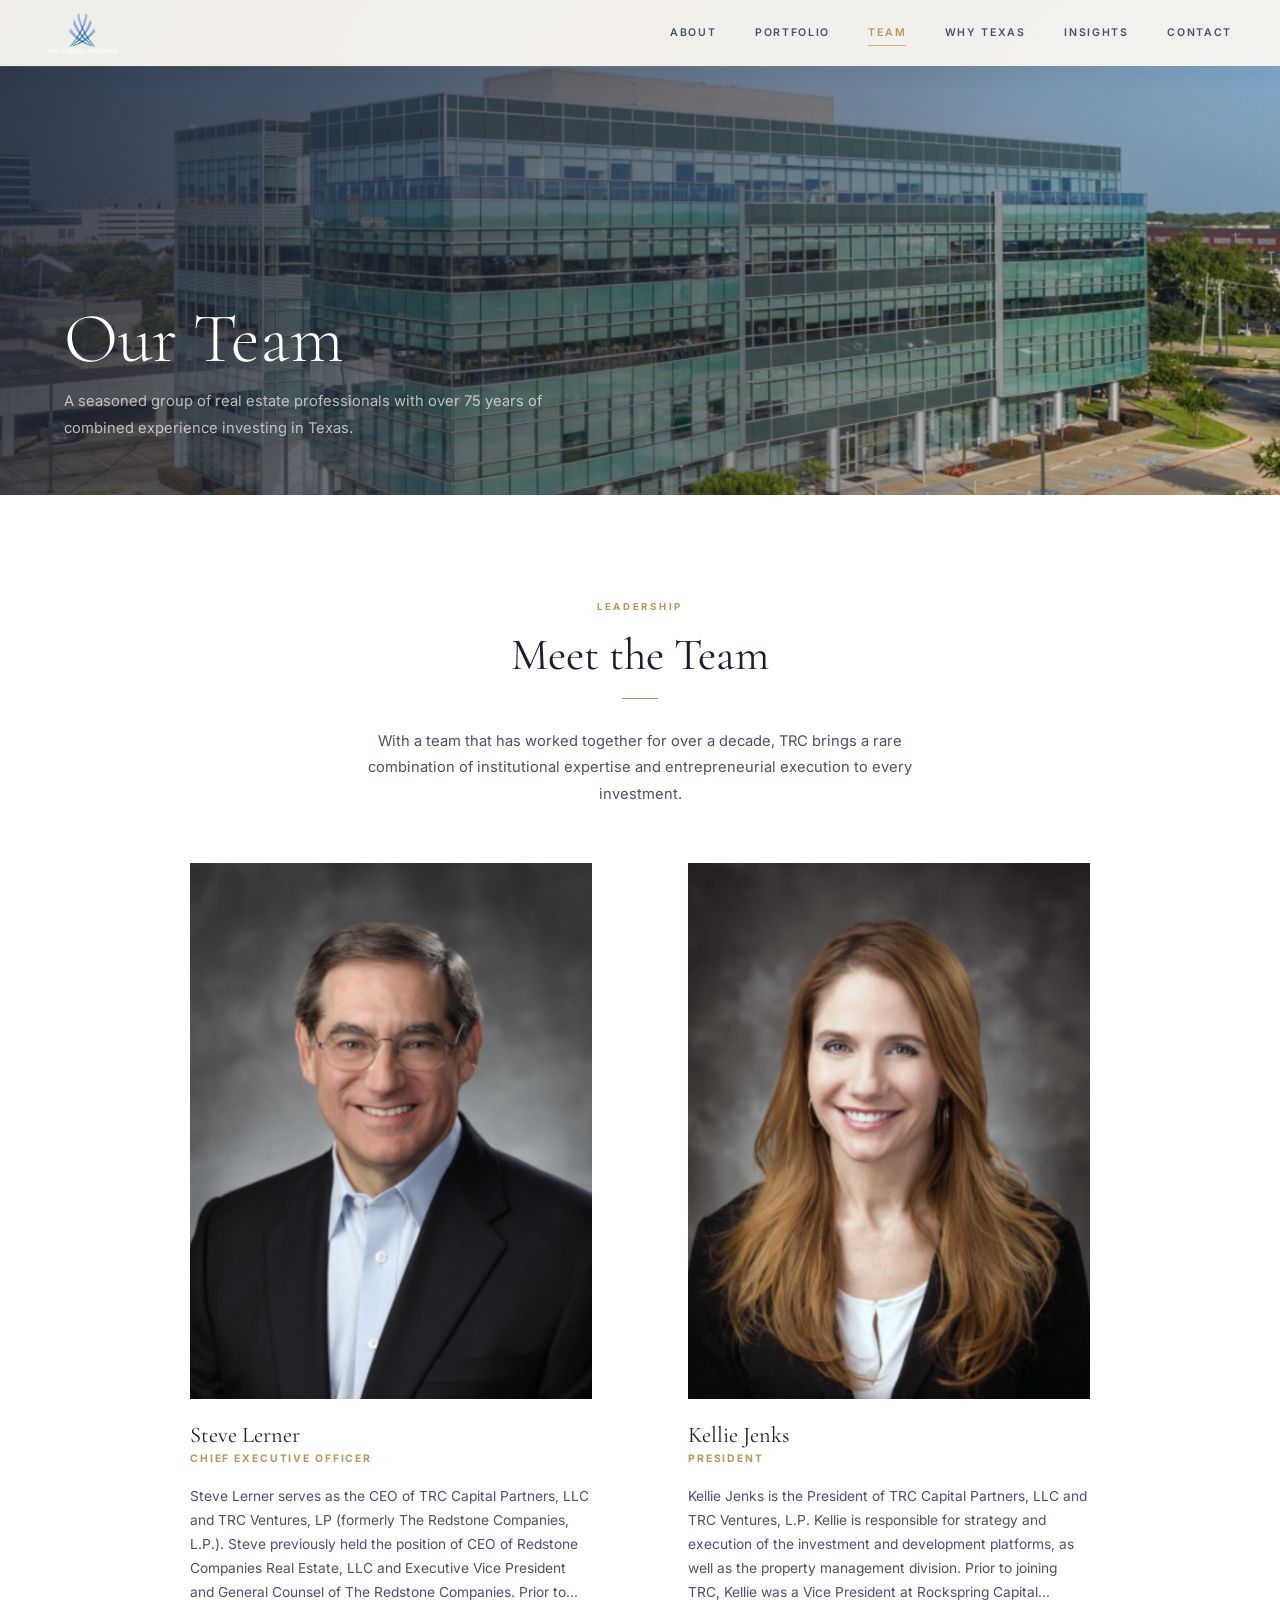
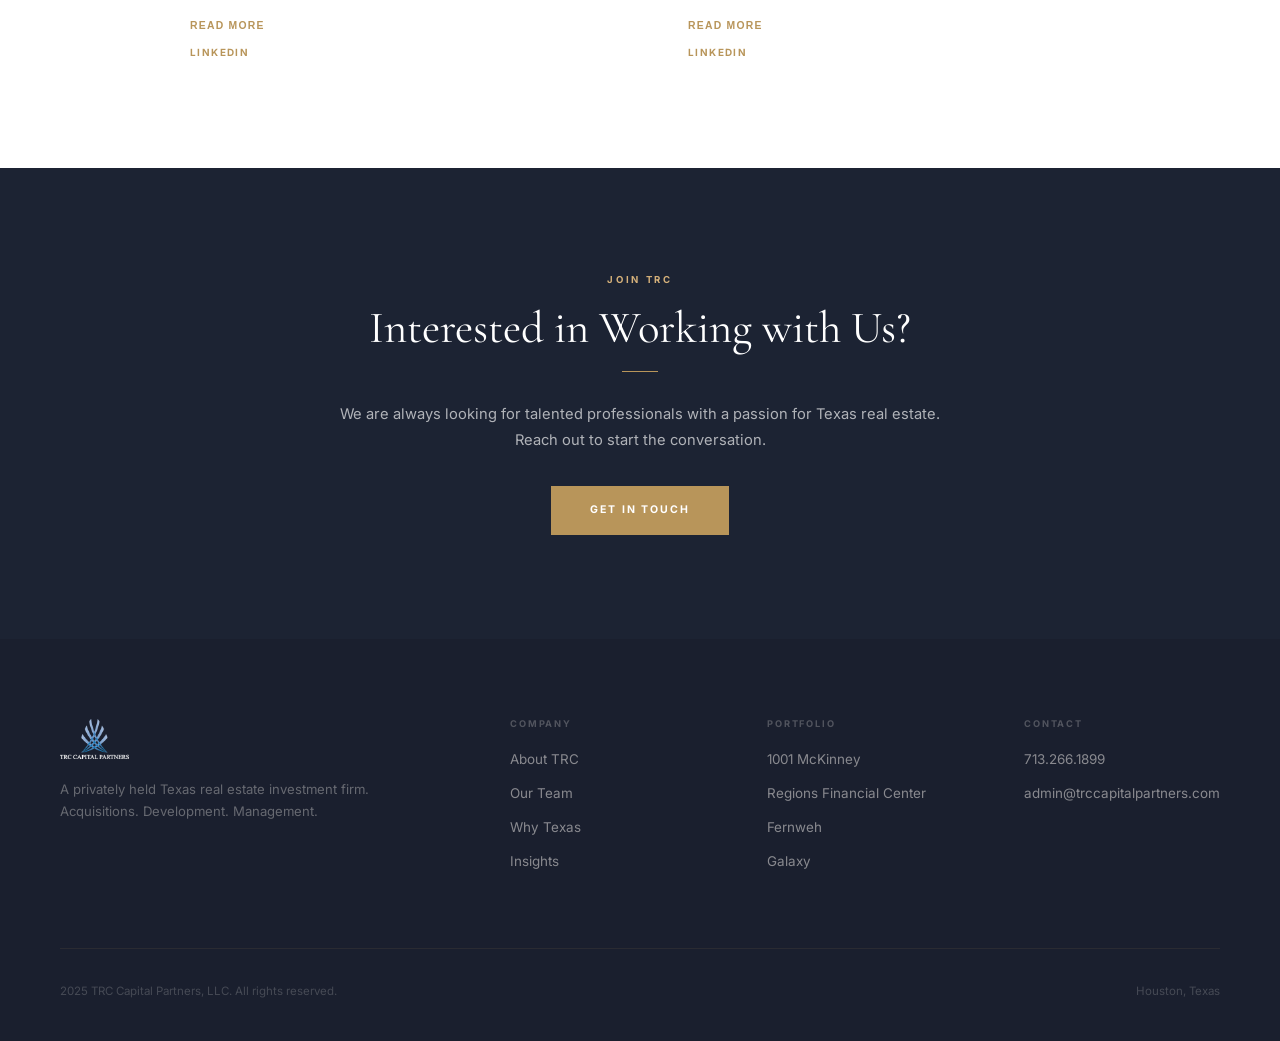
<file: team.html>
<!DOCTYPE html>
<html lang="en">
<head>
  <meta charset="UTF-8"><meta name="viewport" content="width=device-width, initial-scale=1.0">
  <title>Our Team - TRC Capital Partners</title>
  <link rel="preconnect" href="https://fonts.googleapis.com">
  <link rel="preconnect" href="https://fonts.gstatic.com" crossorigin>
  <link href="https://fonts.googleapis.com/css2?family=Cormorant+Garamond:ital,wght@0,300;0,400;0,600;1,300;1,400&family=Inter:wght@300;400;500;600;700&display=swap" rel="stylesheet">
  <link rel="stylesheet" href="style.css">
  <style>
    .team-grid-v2 {
      display: grid;
      grid-template-columns: repeat(2, 1fr);
      gap: 4rem 6rem;
      max-width: 900px;
      margin: 3rem auto 0;
    }
    .team-card-v2 {
      opacity: 0;
      transform: translateY(16px);
      transition: opacity 0.6s ease, transform 0.6s ease;
    }
    .team-card-v2.visible { opacity: 1; transform: translateY(0); }
    .team-headshot {
      width: 100%;
      aspect-ratio: 3/4;
      object-fit: cover;
      object-position: center top;
      display: block;
      margin-bottom: 1.4rem;
      filter: grayscale(15%);
      transition: filter 0.3s;
    }
    .team-card-v2:hover .team-headshot { filter: grayscale(0%); }
    .team-card-v2 h3 {
      font-size: 1.4rem;
      margin-bottom: 0.2rem;
    }
    .team-card-v2 .title-label {
      font-size: 0.65rem;
      font-weight: 700;
      letter-spacing: 0.18em;
      text-transform: uppercase;
      color: var(--brass);
      display: block;
      margin-bottom: 1rem;
    }
    .team-card-v2 .bio {
      font-size: 0.86rem;
      color: var(--text-mid);
      line-height: 1.75;
    }
    .team-card-v2 .bio.collapsed {
      display: -webkit-box;
      -webkit-line-clamp: 5;
      -webkit-box-orient: vertical;
      overflow: hidden;
    }
    .read-toggle {
      background: none;
      border: none;
      font-size: 0.65rem;
      font-weight: 700;
      letter-spacing: 0.12em;
      text-transform: uppercase;
      color: var(--brass);
      cursor: pointer;
      padding: 0;
      margin-top: 0.6rem;
      display: block;
      transition: opacity 0.2s;
    }
    .read-toggle:hover { opacity: 0.65; }
    .linkedin-btn {
      display: inline-flex;
      align-items: center;
      gap: 0.4rem;
      font-size: 0.62rem;
      font-weight: 700;
      letter-spacing: 0.14em;
      text-transform: uppercase;
      color: var(--brass);
      margin-top: 0.8rem;
      transition: opacity 0.2s;
    }
    .linkedin-btn:hover { opacity: 0.65; }
    @media (max-width: 700px) {
      .team-grid-v2 { grid-template-columns: 1fr; gap: 3rem; }
    }
  </style>
</head>
<body>

<nav class="nav scrolled" id="nav">
  <a href="index.html" class="nav-logo">
    <img src="trc-logo.webp" alt="TRC Capital Partners" style="height:40px;width:auto;">
  </a>
  <div class="nav-links">
    <a href="about.html">About</a>
    <a href="portfolio.html">Portfolio</a>
    <a href="team.html" class="active">Team</a>
    <a href="why-texas.html">Why Texas</a>
    <a href="insights.html">Insights</a>
    <a href="contact.html">Contact</a>
    
  </div>
  <button class="hamburger" id="hamburger" aria-label="Open menu"><span></span><span></span><span></span></button>
</nav>
<div class="mobile-menu" id="mobileMenu">
  <button class="mobile-close" id="mobileClose">x</button>
  <a href="about.html">About</a>
  <a href="portfolio.html">Portfolio</a>
  <a href="team.html">Team</a>
  <a href="why-texas.html">Why Texas</a>
  <a href="insights.html">Insights</a>
  <a href="contact.html">Contact</a>
</div>

<section class="page-hero">
  <div class="page-hero-bg" style="background-image:url('mckinney.jpg');"></div>
  <div class="page-hero-overlay"></div>
  <div class="page-hero-content">
    <h1>Our Team</h1>
    <p>A seasoned group of real estate professionals with over 75 years of combined experience investing in Texas.</p>
  </div>
</section>

<section class="section white">
  <div class="container">
    <div class="section-header centered">
      <span class="overline">Leadership</span>
      <h2>Meet the Team</h2>
      <span class="rule centered"></span>
      <p style="max-width:580px;margin:0 auto;">With a team that has worked together for over a decade, TRC brings a rare combination of institutional expertise and entrepreneurial execution to every investment.</p>
    </div>

    <div class="team-grid-v2">

      <!-- STEVE LERNER -->
      <div class="team-card-v2">
        <img class="team-headshot" src="steve-lerner.webp" alt="Steve Lerner, CEO of TRC Capital Partners">
        <h3>Steve Lerner</h3>
        <span class="title-label">Chief Executive Officer</span>
        <p class="bio collapsed" id="bio-lerner">Steve Lerner serves as the CEO of TRC Capital Partners, LLC and TRC Ventures, LP (formerly The Redstone Companies, L.P.). Steve previously held the position of CEO of Redstone Companies Real Estate, LLC and Executive Vice President and General Counsel of The Redstone Companies. Prior to joining Redstone in 1998, Steve was a partner at the Houston law firm now known as Schlanger Silver LLP. Steve graduated with honors in Government from the University of Texas and is an honors graduate of the University of Texas School of Law in Austin, where he was a member of The Texas Law Review. Steve serves as the Chairman of the Board of Directors of Harris County Improvement District #1 (the Uptown District) and on the Board of Directors of Veritex Holdings, Inc. (NASDAQ: VBTX) and Veritex Community Bank.</p>
        <button class="read-toggle" onclick="toggleBio('lerner', this)">Read More</button>
        <a href="https://www.linkedin.com/company/trccapitalpartners/" target="_blank" class="linkedin-btn">LinkedIn</a>
      </div>

      <!-- KELLIE JENKS -->
      <div class="team-card-v2">
        <img class="team-headshot" src="kellie-jenks.webp" alt="Kellie Jenks, President of TRC Capital Partners">
        <h3>Kellie Jenks</h3>
        <span class="title-label">President</span>
        <p class="bio collapsed" id="bio-jenks">Kellie Jenks is the President of TRC Capital Partners, LLC and TRC Ventures, L.P. Kellie is responsible for strategy and execution of the investment and development platforms, as well as the property management division. Prior to joining TRC, Kellie was a Vice President at Rockspring Capital focused on developing institutional equity relationships. She also held positions as Investment Manager of a $400 million office portfolio at the Lionstone Group and as an Associate at Goldman Sachs within the Whitehall Funds, where she helped manage a $1.2 billion hotel investment platform. Kellie serves on the board of Buffalo Bayou Partnership and Hope Stone, Inc. She received her B.S. in Chemical Engineering from Texas A&amp;M and her M.B.A. from Columbia Business School.</p>
        <button class="read-toggle" onclick="toggleBio('jenks', this)">Read More</button>
        <a href="https://www.linkedin.com/company/trccapitalpartners/" target="_blank" class="linkedin-btn">LinkedIn</a>
      </div>

      <!--
        TO ADD A NEW TEAM MEMBER: copy the block below, paste it here,
        and update the name, title, photo, bio, and id.

      <div class="team-card-v2">
        <img class="team-headshot" src="PHOTO_FILENAME.jpg" alt="Full Name">
        <h3>Full Name</h3>
        <span class="title-label">Title Here</span>
        <p class="bio collapsed" id="bio-UNIQUE_ID">Bio text goes here.</p>
        <button class="read-toggle" onclick="toggleBio('UNIQUE_ID', this)">Read More</button>
      </div>
      -->

    </div>
  </div>
</section>

<section class="section slate" style="text-align:center;">
  <div class="container" style="max-width:680px;">
    <span class="overline" style="color:var(--brass-light);">Join TRC</span>
    <h2 style="color:var(--white);margin-bottom:1rem;">Interested in Working with Us?</h2>
    <span class="rule centered" style="background:var(--brass);"></span>
    <p style="color:rgba(255,255,255,0.65);margin-bottom:2rem;">We are always looking for talented professionals with a passion for Texas real estate. Reach out to start the conversation.</p>
    <a href="contact.html" class="btn btn-brass">Get in Touch</a>
  </div>
</section>

<footer class="footer">
  <div class="container">
    <div class="footer-inner">
      <div class="footer-brand">
        <img src="trc-logo.webp" alt="TRC Capital Partners" style="height:40px;width:auto;margin-bottom:1.2rem;">
        <p>A privately held Texas real estate investment firm. Acquisitions. Development. Management.</p>
      </div>
      <div class="footer-col"><h4>Company</h4><a href="about.html">About TRC</a><a href="team.html">Our Team</a><a href="why-texas.html">Why Texas</a><a href="insights.html">Insights</a></div>
      <div class="footer-col"><h4>Portfolio</h4><a href="portfolio.html">1001 McKinney</a><a href="portfolio.html">Regions Financial Center</a><a href="portfolio.html">Fernweh</a><a href="portfolio.html">Galaxy</a></div>
      <div class="footer-col"><h4>Contact</h4><a href="tel:7132661899">713.266.1899</a><a href="mailto:admin@trccapitalpartners.com">admin@trccapitalpartners.com</a></div>
    </div>
    <div class="footer-bottom">
      <span>2025 TRC Capital Partners, LLC. All rights reserved.</span>
      <span>Houston, Texas</span>
    </div>
  </div>
</footer>

<script>
  document.getElementById('hamburger').addEventListener('click', () => document.getElementById('mobileMenu').classList.add('open'));
  document.getElementById('mobileClose').addEventListener('click', () => document.getElementById('mobileMenu').classList.remove('open'));

  function toggleBio(id, btn) {
    const bio = document.getElementById('bio-' + id);
    const collapsed = bio.classList.toggle('collapsed');
    btn.textContent = collapsed ? 'Read More' : 'Read Less';
  }

  const obs = new IntersectionObserver(e => e.forEach(x => { if(x.isIntersecting) x.target.classList.add('visible'); }), {threshold:0.1});
  document.querySelectorAll('.team-card-v2').forEach(el => obs.observe(el));
</script>
</body>
</html>
</file>
<file: style.css>
/* ============================================================
   TRC CAPITAL PARTNERS v2
   Palette: Deep Slate + Warm Ivory + Brass/Champagne
   Feel: Established wealth, penthouse-at-dusk, institutional
   ============================================================ */

:root {
  /* Core palette */
  --slate:        #1c2333;
  --slate-mid:    #2d3f5f;
  --slate-light:  #3d5278;
  --brass:        #b8955a;
  --brass-light:  #d4b07a;
  --brass-pale:   rgba(184,149,90,0.12);
  --ivory:        #f7f4ef;
  --ivory-mid:    #eeeae2;
  --ivory-dark:   #e4dfd5;
  --white:        #ffffff;
  --charcoal:     #1a1f2e;
  --text:         #2a2f3e;
  --text-mid:     #4a5068;
  --text-light:   #7a8098;
  --border:       rgba(184,149,90,0.18);
  --border-light: rgba(26,31,46,0.08);

  /* Typography */
  --font-display: 'Cormorant Garamond', Georgia, serif;
  --font-body:    'Inter', 'Montserrat', sans-serif;

  --ease: cubic-bezier(0.25, 0.46, 0.45, 0.94);
  --max:  1240px;
}

*, *::before, *::after { box-sizing: border-box; margin: 0; padding: 0; }
html { scroll-behavior: smooth; }

body {
  font-family: var(--font-body);
  background: var(--ivory);
  color: var(--text);
  line-height: 1.75;
  -webkit-font-smoothing: antialiased;
}

img { display: block; max-width: 100%; }
a  { text-decoration: none; color: inherit; }

/* ---- TYPOGRAPHY ---- */
h1, h2, h3, h4 {
  font-family: var(--font-display);
  font-weight: 400;
  line-height: 1.12;
  color: var(--charcoal);
}
h1 { font-size: clamp(2.6rem, 5.5vw, 4.4rem); }
h2 { font-size: clamp(2rem, 3.5vw, 3.2rem); }
h3 { font-size: clamp(1.2rem, 2vw, 1.55rem); }
p  { color: var(--text-mid); font-size: 0.92rem; margin-bottom: 1rem; line-height: 1.8; }

.container { max-width: var(--max); margin: 0 auto; padding: 0 2.5rem; }

/* ---- OVERLINE ---- */
.overline {
  display: block;
  font-size: 0.6rem;
  font-weight: 700;
  letter-spacing: 0.28em;
  text-transform: uppercase;
  color: var(--brass);
  margin-bottom: 0.9rem;
}

/* ---- RULE ---- */
.rule {
  display: block;
  width: 36px; height: 1px;
  background: var(--brass);
  margin: 1.1rem 0 1.8rem;
}
.rule.centered { margin: 1.1rem auto 1.8rem; }

/* ---- BUTTONS ---- */
.btn {
  display: inline-block;
  padding: 0.88rem 2.4rem;
  font-family: var(--font-body);
  font-size: 0.66rem;
  font-weight: 700;
  letter-spacing: 0.18em;
  text-transform: uppercase;
  border: 1.5px solid transparent;
  cursor: pointer;
  transition: all 0.28s var(--ease);
}
.btn-slate  { background: var(--slate);  color: var(--white); border-color: var(--slate); }
.btn-slate:hover  { background: transparent; color: var(--slate); }
.btn-brass  { background: var(--brass);  color: var(--white); border-color: var(--brass); }
.btn-brass:hover  { background: transparent; color: var(--brass); }
.btn-ghost  { background: transparent; color: var(--white); border-color: rgba(255,255,255,0.45); }
.btn-ghost:hover  { background: var(--white); color: var(--slate); border-color: var(--white); }
.btn-outline { background: transparent; color: var(--charcoal); border-color: rgba(26,31,46,0.3); }
.btn-outline:hover { background: var(--slate); color: var(--white); border-color: var(--slate); }
.btn-row { display: flex; gap: 1rem; flex-wrap: wrap; }

/* ---- NAV ---- */
.nav {
  position: fixed; top: 0; left: 0; right: 0;
  z-index: 1000;
  display: flex; align-items: center; justify-content: space-between;
  padding: 1.6rem 3rem;
  transition: all 0.4s var(--ease);
}
.nav.scrolled {
  background: rgba(247,244,239,0.97);
  padding: 0.8rem 3rem;
  box-shadow: 0 1px 0 rgba(184,149,90,0.15), 0 4px 24px rgba(26,31,46,0.06);
  backdrop-filter: blur(16px);
}
.nav-logo img { height: 46px; width: auto; transition: height 0.3s; }
.nav.scrolled .nav-logo img { height: 36px; }

.nav-links { display: flex; align-items: center; gap: 2.4rem; }
.nav-links a {
  font-size: 0.66rem; font-weight: 600;
  letter-spacing: 0.16em; text-transform: uppercase;
  color: rgba(255,255,255,0.85);
  position: relative; transition: color 0.25s;
}
.nav-links a::after {
  content: ''; position: absolute;
  bottom: -4px; left: 0; width: 0; height: 1px;
  background: var(--brass-light);
  transition: width 0.3s var(--ease);
}
.nav-links a:hover { color: var(--white); }
.nav-links a:hover::after, .nav-links a.active::after { width: 100%; }
.nav-links a.active { color: var(--white); }

.nav.scrolled .nav-links a { color: var(--text-mid); }
.nav.scrolled .nav-links a:hover { color: var(--brass); }
.nav.scrolled .nav-links a.active { color: var(--brass); }

.nav-cta { margin-left: 0.5rem; }

.hamburger {
  display: none; background: none; border: none;
  cursor: pointer; flex-direction: column; gap: 5px; padding: 4px;
}
.hamburger span {
  display: block; width: 22px; height: 1.5px;
  background: rgba(255,255,255,0.85); transition: background 0.25s;
}
.nav.scrolled .hamburger span { background: var(--slate); }

.mobile-menu {
  display: none; position: fixed; inset: 0;
  background: var(--slate); z-index: 999;
  flex-direction: column; align-items: center; justify-content: center; gap: 3rem;
}
.mobile-menu.open { display: flex; }
.mobile-menu a {
  font-family: var(--font-display); font-size: 2.2rem;
  color: var(--ivory); letter-spacing: 0.04em; transition: color 0.2s;
}
.mobile-menu a:hover { color: var(--brass-light); }
.mobile-close {
  position: absolute; top: 2rem; right: 2.5rem;
  background: none; border: none; color: var(--ivory); font-size: 1.8rem; cursor: pointer;
}

/* ---- HERO ---- */
.hero {
  position: relative; height: 100vh; min-height: 680px;
  display: flex; align-items: center; overflow: hidden;
}
.hero-slides { position: absolute; inset: 0; }
.hero-slide {
  position: absolute; inset: 0;
  background-size: cover; background-position: center;
  opacity: 0; transition: opacity 1.8s ease;
}
.hero-slide.active { opacity: 1; }
.hero-overlay {
  position: absolute; inset: 0;
  background: linear-gradient(
    108deg,
    rgba(28,35,51,0.91) 0%,
    rgba(28,35,51,0.62) 50%,
    rgba(28,35,51,0.18) 100%
  );
}

/* Warm brass vignette on left edge */
.hero-vignette {
  position: absolute; inset: 0; z-index: 1;
  background: linear-gradient(
    to right,
    rgba(184,149,90,0.06) 0%,
    transparent 40%
  );
}

.hero-content {
  position: relative; z-index: 2;
  max-width: 620px; padding-left: 5vw;
  animation: fadeup 1s var(--ease) 0.3s both;
}
@keyframes fadeup { from { opacity:0; transform:translateY(28px); } to { opacity:1; transform:translateY(0); } }

.hero-eyebrow {
  display: flex; align-items: center; gap: 1rem; margin-bottom: 1.5rem;
  opacity: 0; animation: fadeIn 1s ease 0.2s both;
}
.hero-eyebrow::before {
  content: ''; display: block; width: 28px; height: 1px; background: var(--brass);
}
.hero-eyebrow span {
  font-size: 0.6rem; font-weight: 700; letter-spacing: 0.28em;
  text-transform: uppercase; color: var(--brass-light);
}

.hero h1 { color: var(--white); font-weight: 300; margin-bottom: 1.4rem; }
.hero-line { display: block; overflow: hidden; }
.hero-line-inner {
  display: block; transform: translateY(100%); opacity: 0;
  animation: slideUp 0.85s var(--ease) forwards;
}
.hero-line:nth-child(1) .hero-line-inner { animation-delay: 0.45s; }
.hero-line:nth-child(2) .hero-line-inner { animation-delay: 0.65s; }
.hero-line:nth-child(3) .hero-line-inner { animation-delay: 0.85s; }
@keyframes slideUp { to { transform:translateY(0); opacity:1; } }

.hero-sub {
  color: rgba(247,244,239,0.75); font-size: 0.95rem;
  max-width: 490px; margin-bottom: 2.4rem;
  opacity: 0; animation: fadeIn 1s ease 1.1s both;
}
.hero .btn-row { opacity: 0; animation: fadeIn 1s ease 1.3s both; }
@keyframes fadeIn { from { opacity:0; } to { opacity:1; } }

/* Brass accent line on left of hero content */
.hero-accent-line {
  position: absolute; left: calc(5vw - 24px);
  top: 50%; transform: translateY(-50%);
  width: 2px; height: 120px;
  background: linear-gradient(to bottom, transparent, var(--brass), transparent);
  z-index: 2; opacity: 0.6;
}

.hero-dots {
  position: absolute; bottom: 2.5rem; right: 3rem; z-index: 3;
  display: flex; gap: 0.6rem;
}
.hero-dot {
  width: 24px; height: 1.5px;
  background: rgba(247,244,239,0.3); cursor: pointer;
  transition: background 0.3s, width 0.3s;
}
.hero-dot.active { background: var(--brass); width: 36px; }

.hero-scroll {
  position: absolute; bottom: 2.5rem; left: 50%;
  transform: translateX(-50%); z-index: 2;
  display: flex; flex-direction: column; align-items: center; gap: 0.5rem;
  color: rgba(247,244,239,0.35);
  font-size: 0.58rem; letter-spacing: 0.22em; text-transform: uppercase;
  animation: bounce 2.5s infinite;
}
@keyframes bounce {
  0%, 100% { transform: translateX(-50%) translateY(0); }
  50% { transform: translateX(-50%) translateY(7px); }
}
.hero-scroll svg { width: 18px; opacity: 0.45; }

/* ---- TICKER ---- */
.ticker {
  background: var(--slate); overflow: hidden;
  white-space: nowrap; padding: 0.75rem 0;
  border-top: 1px solid rgba(184,149,90,0.12);
}
.ticker-inner {
  display: inline-block;
  animation: ticker 35s linear infinite;
  font-size: 0.6rem; font-weight: 600;
  letter-spacing: 0.22em; text-transform: uppercase;
  color: rgba(247,244,239,0.28);
}
.ticker-inner span { color: var(--brass); margin: 0 2.5rem; }
@keyframes ticker { from { transform:translateX(0); } to { transform:translateX(-50%); } }

/* ---- STATS BAR ---- */
.stats-bar { background: var(--charcoal); padding: 0; }
.stats-bar-inner {
  display: grid; grid-template-columns: repeat(4,1fr);
  border-top: 1px solid rgba(184,149,90,0.12);
}
.stat-block {
  padding: 3rem 2rem; text-align: center;
  border-right: 1px solid rgba(184,149,90,0.1);
  border-bottom: 1px solid rgba(184,149,90,0.1);
  opacity: 0; transform: translateY(10px);
  transition: opacity 0.6s var(--ease), transform 0.6s var(--ease);
}
.stat-block:last-child { border-right: none; }
.stat-block.visible { opacity: 1; transform: translateY(0); }
.stat-num {
  display: block; font-family: var(--font-display);
  font-size: 2.8rem; font-weight: 300; color: var(--white);
  line-height: 1; margin-bottom: 0.5rem;
}
.stat-num span { color: var(--brass-light); }
.stat-label {
  font-size: 0.62rem; font-weight: 600;
  letter-spacing: 0.14em; text-transform: uppercase;
  color: rgba(247,244,239,0.35);
}

/* ---- SECTIONS ---- */
.section { padding: 6.5rem 0; }
.section.ivory     { background: var(--ivory); }
.section.white     { background: var(--white); }
.section.ivory-mid { background: var(--ivory-mid); }
.section.slate     { background: var(--slate); }
.section.charcoal  { background: var(--charcoal); }

.section-header { margin-bottom: 3.5rem; }
.section-header.centered { text-align: center; }
.section-header.centered .rule { margin: 1.1rem auto 1.8rem; }

/* ---- TWO COL ---- */
.two-col { display: grid; grid-template-columns: 1fr 1fr; gap: 6rem; align-items: center; }
.two-col.reverse { direction: rtl; }
.two-col.reverse > * { direction: ltr; }

/* ---- APPROACH CARDS ---- */
.approach-grid {
  display: grid; grid-template-columns: repeat(3,1fr);
  gap: 2px; background: var(--ivory-dark); margin-top: 3.5rem;
}
.approach-card {
  background: var(--white); padding: 3rem 2.5rem;
  border-top: 2px solid transparent;
  opacity: 0; transform: translateY(16px);
  transition: opacity 0.55s var(--ease), transform 0.55s var(--ease), border-color 0.3s;
}
.approach-card.visible { opacity: 1; transform: translateY(0); }
.approach-card:hover { border-color: var(--brass); }
.approach-num {
  display: block; font-family: var(--font-display);
  font-size: 3.5rem; font-weight: 300;
  color: var(--ivory-dark); line-height: 1; margin-bottom: 1.2rem;
}
.approach-card h3 { margin-bottom: 0.8rem; font-size: 1.1rem; }
.approach-card p { font-size: 0.86rem; margin: 0; }

/* ---- PORTFOLIO GRID ---- */
.portfolio-grid {
  display: grid; grid-template-columns: repeat(3,1fr);
  gap: 3px; background: var(--ivory-dark);
}
.portfolio-card {
  position: relative; overflow: hidden;
  aspect-ratio: 4/3; cursor: pointer;
  opacity: 0; transition: opacity 0.6s var(--ease);
}
.portfolio-card.visible { opacity: 1; }
.portfolio-card-img {
  width: 100%; height: 100%;
  background-size: cover; background-position: center;
  transition: transform 0.6s var(--ease);
}
.portfolio-card:hover .portfolio-card-img { transform: scale(1.06); }
.portfolio-card-overlay {
  position: absolute; inset: 0;
  background: linear-gradient(to top,
    rgba(28,35,51,0.95) 0%,
    rgba(28,35,51,0.3) 55%,
    transparent 100%
  );
  display: flex; flex-direction: column;
  justify-content: flex-end; padding: 2rem;
  transition: background 0.4s;
}
.portfolio-card:hover .portfolio-card-overlay {
  background: linear-gradient(to top,
    rgba(28,35,51,0.98) 0%,
    rgba(28,35,51,0.6) 55%,
    rgba(28,35,51,0.15) 100%
  );
}
.portfolio-card-type {
  font-size: 0.58rem; font-weight: 700;
  letter-spacing: 0.22em; text-transform: uppercase;
  color: var(--brass-light); margin-bottom: 0.5rem;
}
.portfolio-card h3 { color: var(--white); font-size: 1.2rem; margin-bottom: 0.2rem; }
.portfolio-card-loc { font-size: 0.72rem; color: rgba(247,244,239,0.45); }
.portfolio-card-desc {
  font-size: 0.8rem; color: rgba(247,244,239,0.7);
  margin: 0.8rem 0 0; max-height: 0; overflow: hidden;
  transition: max-height 0.4s var(--ease);
}
.portfolio-card:hover .portfolio-card-desc { max-height: 100px; }
.portfolio-card-link {
  display: inline-block; margin-top: 0.8rem;
  font-size: 0.6rem; font-weight: 700;
  letter-spacing: 0.14em; text-transform: uppercase;
  color: var(--brass-light);
  border-bottom: 1px solid currentColor; padding-bottom: 1px;
  opacity: 0; transition: opacity 0.3s;
}
.portfolio-card:hover .portfolio-card-link { opacity: 1; }

/* ---- TEAM ---- */
.team-grid-v2 {
  display: grid; grid-template-columns: repeat(2,1fr);
  gap: 4rem 6rem; max-width: 900px; margin: 3rem auto 0;
}
.team-card-v2 { opacity: 0; transform: translateY(16px); transition: opacity 0.6s ease, transform 0.6s ease; }
.team-card-v2.visible { opacity: 1; transform: translateY(0); }
.team-headshot {
  width: 100%; aspect-ratio: 3/4; object-fit: cover; object-position: center top;
  display: block; margin-bottom: 1.5rem;
  filter: grayscale(20%); transition: filter 0.4s;
}
.team-card-v2:hover .team-headshot { filter: grayscale(0%); }
.team-card-v2 h3 { font-size: 1.4rem; margin-bottom: 0.2rem; }
.team-title-label {
  font-size: 0.62rem; font-weight: 700; letter-spacing: 0.18em;
  text-transform: uppercase; color: var(--brass); display: block; margin-bottom: 1rem;
}
.team-bio { font-size: 0.85rem; color: var(--text-mid); line-height: 1.75; }
.team-bio.collapsed {
  display: -webkit-box; -webkit-line-clamp: 5;
  -webkit-box-orient: vertical; overflow: hidden;
}
.read-toggle {
  background: none; border: none;
  font-size: 0.62rem; font-weight: 700;
  letter-spacing: 0.12em; text-transform: uppercase;
  color: var(--brass); cursor: pointer; padding: 0;
  margin-top: 0.7rem; display: block; transition: opacity 0.2s;
}
.read-toggle:hover { opacity: 0.65; }

/* ---- QUOTE BAND ---- */
.quote-band { background: var(--ivory-mid); padding: 5.5rem 0; text-align: center; }
.quote-band blockquote {
  font-family: var(--font-display); font-size: clamp(1.4rem, 3vw, 2.1rem);
  font-weight: 300; font-style: italic;
  color: var(--charcoal); max-width: 860px;
  margin: 0 auto; line-height: 1.55;
}
.quote-band blockquote strong { font-style: normal; color: var(--brass); }

/* ---- PHOTO SPLIT ---- */
.photo-split { display: grid; grid-template-columns: 1fr 1fr; min-height: 560px; }
.photo-split-img { background-size: cover; background-position: center; }
.photo-split-content {
  background: var(--slate);
  display: flex; flex-direction: column; justify-content: center;
  padding: 5rem 4.5rem;
}
.photo-split-content h2 { color: var(--ivory); }
.photo-split-content p { color: rgba(247,244,239,0.65); }

/* ---- PAGE HERO ---- */
.page-hero {
  position: relative; height: 55vh; min-height: 400px;
  display: flex; align-items: flex-end; overflow: hidden; padding-top: 80px;
}
.page-hero-bg { position: absolute; inset: 0; background-size: cover; background-position: center; }
.page-hero-overlay {
  position: absolute; inset: 0;
  background: linear-gradient(108deg,
    rgba(28,35,51,0.88) 0%,
    rgba(28,35,51,0.45) 65%,
    rgba(28,35,51,0.1) 100%
  );
}
.page-hero-content { position: relative; z-index: 2; padding: 0 0 6vh 5vw; }
.page-hero-content h1 { color: var(--white); font-weight: 300; }
.page-hero-content p { color: rgba(247,244,239,0.7); max-width: 500px; margin: 0.6rem 0 0; }

/* ---- CONTACT ---- */
.contact-grid { display: grid; grid-template-columns: 5fr 4fr; gap: 6rem; align-items: start; }
.form-row { display: grid; grid-template-columns: 1fr 1fr; gap: 1.5rem; }
.form-group { margin-bottom: 1.7rem; }
.form-group label {
  display: block; font-size: 0.6rem; font-weight: 700;
  letter-spacing: 0.18em; text-transform: uppercase;
  color: var(--text); margin-bottom: 0.55rem;
}
.form-group input,
.form-group select,
.form-group textarea {
  width: 100%; background: transparent; border: none;
  border-bottom: 1px solid var(--ivory-dark);
  padding: 0.75rem 0; font-family: var(--font-body);
  font-size: 0.9rem; color: var(--text); outline: none;
  transition: border-color 0.25s; -webkit-appearance: none;
}
.form-group input:focus,
.form-group select:focus,
.form-group textarea:focus { border-bottom-color: var(--brass); }
.form-group textarea { min-height: 90px; resize: vertical; }

/* ---- DATA CARDS ---- */
.data-grid { display: grid; grid-template-columns: repeat(3,1fr); gap: 2px; background: var(--ivory-dark); margin: 3rem 0; }
.data-card {
  background: var(--white); padding: 2.5rem 2rem; text-align: center;
  border-top: 2px solid transparent; transition: border-color 0.3s;
  opacity: 0; transform: translateY(12px);
  transition: opacity 0.5s var(--ease), transform 0.5s var(--ease), border-color 0.3s;
}
.data-card.visible { opacity: 1; transform: translateY(0); }
.data-card:hover { border-color: var(--brass); }
.data-num { display: block; font-family: var(--font-display); font-size: 3rem; font-weight: 300; color: var(--charcoal); line-height: 1; margin-bottom: 0.5rem; }
.data-label { font-size: 0.66rem; font-weight: 700; letter-spacing: 0.14em; text-transform: uppercase; color: var(--text-light); }
.data-source { font-size: 0.62rem; color: var(--text-light); margin-top: 0.4rem; display: block; opacity: 0.6; }

/* ---- PREVIOUS PROJECTS ---- */
.prev-grid { display: grid; grid-template-columns: repeat(4,1fr); gap: 1.5rem; margin-top: 3rem; }
.prev-card {
  background: var(--ivory); padding: 1.6rem;
  border-top: 1.5px solid var(--border);
  opacity: 0; transform: translateY(10px);
  transition: opacity 0.5s var(--ease), transform 0.5s var(--ease);
}
.prev-card.visible { opacity: 1; transform: translateY(0); }
.prev-card h4 { font-size: 0.95rem; margin-bottom: 0.3rem; }
.prev-card span { font-size: 0.72rem; color: var(--text-light); }

/* ---- INSIGHTS ---- */
.insights-grid { display: grid; grid-template-columns: repeat(3,1fr); gap: 2px; background: var(--ivory-dark); }
.insight-card { background: var(--white); display: flex; flex-direction: column; opacity: 0; transform: translateY(14px); transition: opacity 0.55s ease, transform 0.55s ease; }
.insight-card.visible { opacity: 1; transform: translateY(0); }
.insight-card-img { width: 100%; height: 220px; object-fit: cover; background-size: cover; background-position: center; }
.insight-card-body { padding: 1.8rem; flex: 1; display: flex; flex-direction: column; }
.insight-meta { display: flex; justify-content: space-between; align-items: center; margin-bottom: 1rem; }
.insight-cat { font-size: 0.58rem; font-weight: 700; letter-spacing: 0.18em; text-transform: uppercase; color: var(--brass); background: var(--ivory-mid); padding: 0.25rem 0.7rem; }
.insight-date { font-size: 0.66rem; color: var(--text-light); }
.insight-card h3 { font-size: 1.05rem; margin-bottom: 0.8rem; line-height: 1.3; }
.insight-card p { font-size: 0.83rem; color: var(--text-mid); flex: 1; margin: 0 0 1.2rem; }
.insight-link { font-size: 0.6rem; font-weight: 700; letter-spacing: 0.14em; text-transform: uppercase; color: var(--brass); border-bottom: 1px solid currentColor; padding-bottom: 1px; align-self: flex-start; transition: opacity 0.2s; }
.insight-link:hover { opacity: 0.65; }
.insight-featured { grid-column: 1/-1; display: grid; grid-template-columns: 1fr 1fr; background: var(--white); }
.insight-featured-img { background-size: cover; background-position: center; min-height: 380px; }
.insight-featured-body { padding: 3.5rem; display: flex; flex-direction: column; justify-content: center; }
.insight-featured-body h2 { font-size: 1.9rem; margin-bottom: 1rem; }

/* ---- INVESTOR PORTAL ---- */
.login-page { min-height: 100vh; display: grid; grid-template-columns: 1fr 1fr; }
.login-left { background: var(--slate); display: flex; flex-direction: column; justify-content: space-between; padding: 4rem; position: relative; overflow: hidden; }
.login-left::before { content: ''; position: absolute; inset: 0; background: url('mckinney.jpg') center/cover no-repeat; opacity: 0.1; }
.login-left-content { position: relative; z-index: 2; }
.login-left h2 { color: var(--ivory); font-size: 2.2rem; margin-bottom: 1rem; }
.login-left p { color: rgba(247,244,239,0.55); font-size: 0.88rem; }
.login-divider { width: 36px; height: 1px; background: var(--brass); margin: 1.2rem 0; }
.login-right { background: var(--white); display: flex; align-items: center; justify-content: center; padding: 4rem; }
.login-box { width: 100%; max-width: 420px; }
.login-box h3 { margin-bottom: 0.4rem; }
.login-box .sub { font-size: 0.84rem; color: var(--text-light); margin-bottom: 2rem; }
.login-error { display: none; color: #8b3030; font-size: 0.8rem; margin-bottom: 1rem; }
.portal-content { display: none; }
.portal-content.unlocked { display: block; }

/* ---- FOOTER ---- */
.footer { background: var(--charcoal); padding: 5rem 0 2.5rem; }
.footer-inner {
  display: grid; grid-template-columns: 2fr 1fr 1fr 1fr;
  gap: 4rem; padding-bottom: 4rem;
  border-bottom: 1px solid rgba(184,149,90,0.1);
}
.footer-brand img { height: 44px; width: auto; margin-bottom: 1.2rem; }
.footer-brand p { font-size: 0.82rem; color: rgba(247,244,239,0.35); line-height: 1.7; }
.footer-col h4 {
  font-family: var(--font-body); font-size: 0.58rem; font-weight: 700;
  letter-spacing: 0.2em; text-transform: uppercase;
  color: rgba(247,244,239,0.25); margin-bottom: 1.2rem;
}
.footer-col a {
  display: block; font-size: 0.84rem;
  color: rgba(247,244,239,0.5); margin-bottom: 0.65rem; transition: color 0.2s;
}
.footer-col a:hover { color: var(--brass-light); }
.footer-bottom {
  display: flex; justify-content: space-between; align-items: center;
  padding-top: 2rem; font-size: 0.72rem; color: rgba(247,244,239,0.2);
}
.footer-bottom a { color: rgba(247,244,239,0.3); transition: color 0.2s; }
.footer-bottom a:hover { color: var(--brass-light); }

/* ---- REASON LIST ---- */
.reason-list { list-style: none; }
.reason-item { display: grid; grid-template-columns: 48px 1fr; gap: 1.5rem; padding: 1.8rem 0; border-bottom: 1px solid var(--ivory-dark); align-items: start; }
.reason-num { font-family: var(--font-display); font-size: 2rem; font-weight: 300; color: var(--brass); line-height: 1; }
.reason-item h3 { font-size: 1.05rem; margin-bottom: 0.4rem; }
.reason-item p { margin: 0; font-size: 0.86rem; }

/* ---- DOC ITEMS ---- */
.doc-grid { display: grid; grid-template-columns: repeat(2,1fr); gap: 1.2rem; margin-top: 2rem; }
.doc-item {
  display: flex; align-items: center; gap: 1rem;
  padding: 1.2rem 1.5rem; background: var(--ivory);
  border: 1px solid var(--border-light);
  font-size: 0.82rem; font-weight: 500; color: var(--text);
  transition: background 0.25s, color 0.25s, border-color 0.25s;
}
.doc-item:hover { background: var(--brass); color: var(--white); border-color: var(--brass); }
.doc-icon-svg { width: 18px; height: 18px; opacity: 0.45; flex-shrink: 0; }
.doc-item:hover .doc-icon-svg { opacity: 1; filter: brightness(10); }

/* ---- CONTACT CARDS ---- */
.contact-detail { display: flex; gap: 1rem; padding: 1.2rem 0; border-bottom: 1px solid var(--ivory-dark); font-size: 0.86rem; }
.contact-detail-label { font-size: 0.6rem; font-weight: 700; letter-spacing: 0.14em; text-transform: uppercase; color: var(--brass); width: 80px; flex-shrink: 0; padding-top: 0.15rem; }

/* ---- REVEAL ---- */
.reveal { opacity: 0; transform: translateY(18px); transition: opacity 0.6s var(--ease), transform 0.6s var(--ease); }
.reveal.visible { opacity: 1; transform: translateY(0); }

/* ---- RESPONSIVE ---- */
@media (max-width: 1024px) {
  .two-col { grid-template-columns: 1fr; gap: 3rem; }
  .two-col.reverse { direction: ltr; }
  .approach-grid { grid-template-columns: 1fr; }
  .portfolio-grid { grid-template-columns: repeat(2,1fr); }
  .stats-bar-inner { grid-template-columns: repeat(2,1fr); }
  .footer-inner { grid-template-columns: 1fr 1fr; gap: 2.5rem; }
  .prev-grid { grid-template-columns: repeat(2,1fr); }
  .contact-grid { grid-template-columns: 1fr; gap: 3.5rem; }
  .data-grid { grid-template-columns: repeat(2,1fr); }
  .insight-featured { grid-template-columns: 1fr; }
  .insight-featured-img { min-height: 260px; }
}
@media (max-width: 768px) {
  .portfolio-grid { grid-template-columns: 1fr; }
  .photo-split { grid-template-columns: 1fr; }
  .photo-split-content { padding: 3.5rem 2rem; }
  .form-row { grid-template-columns: 1fr; }
  .nav-links a, .nav-cta { display: none; }
  .hamburger { display: flex; }
  .nav { padding: 1.2rem 1.5rem; }
  .nav.scrolled { padding: 0.7rem 1.5rem; }
  .container { padding: 0 1.5rem; }
  .prev-grid { grid-template-columns: 1fr; }
  .footer-inner { grid-template-columns: 1fr; }
  .footer-bottom { flex-direction: column; gap: 1rem; text-align: center; }
  .login-page { grid-template-columns: 1fr; }
  .login-left { display: none; }
  .team-grid-v2 { grid-template-columns: 1fr; gap: 3rem; }
  .insights-grid { grid-template-columns: 1fr; }
  .data-grid { grid-template-columns: 1fr; }
}
</file>
